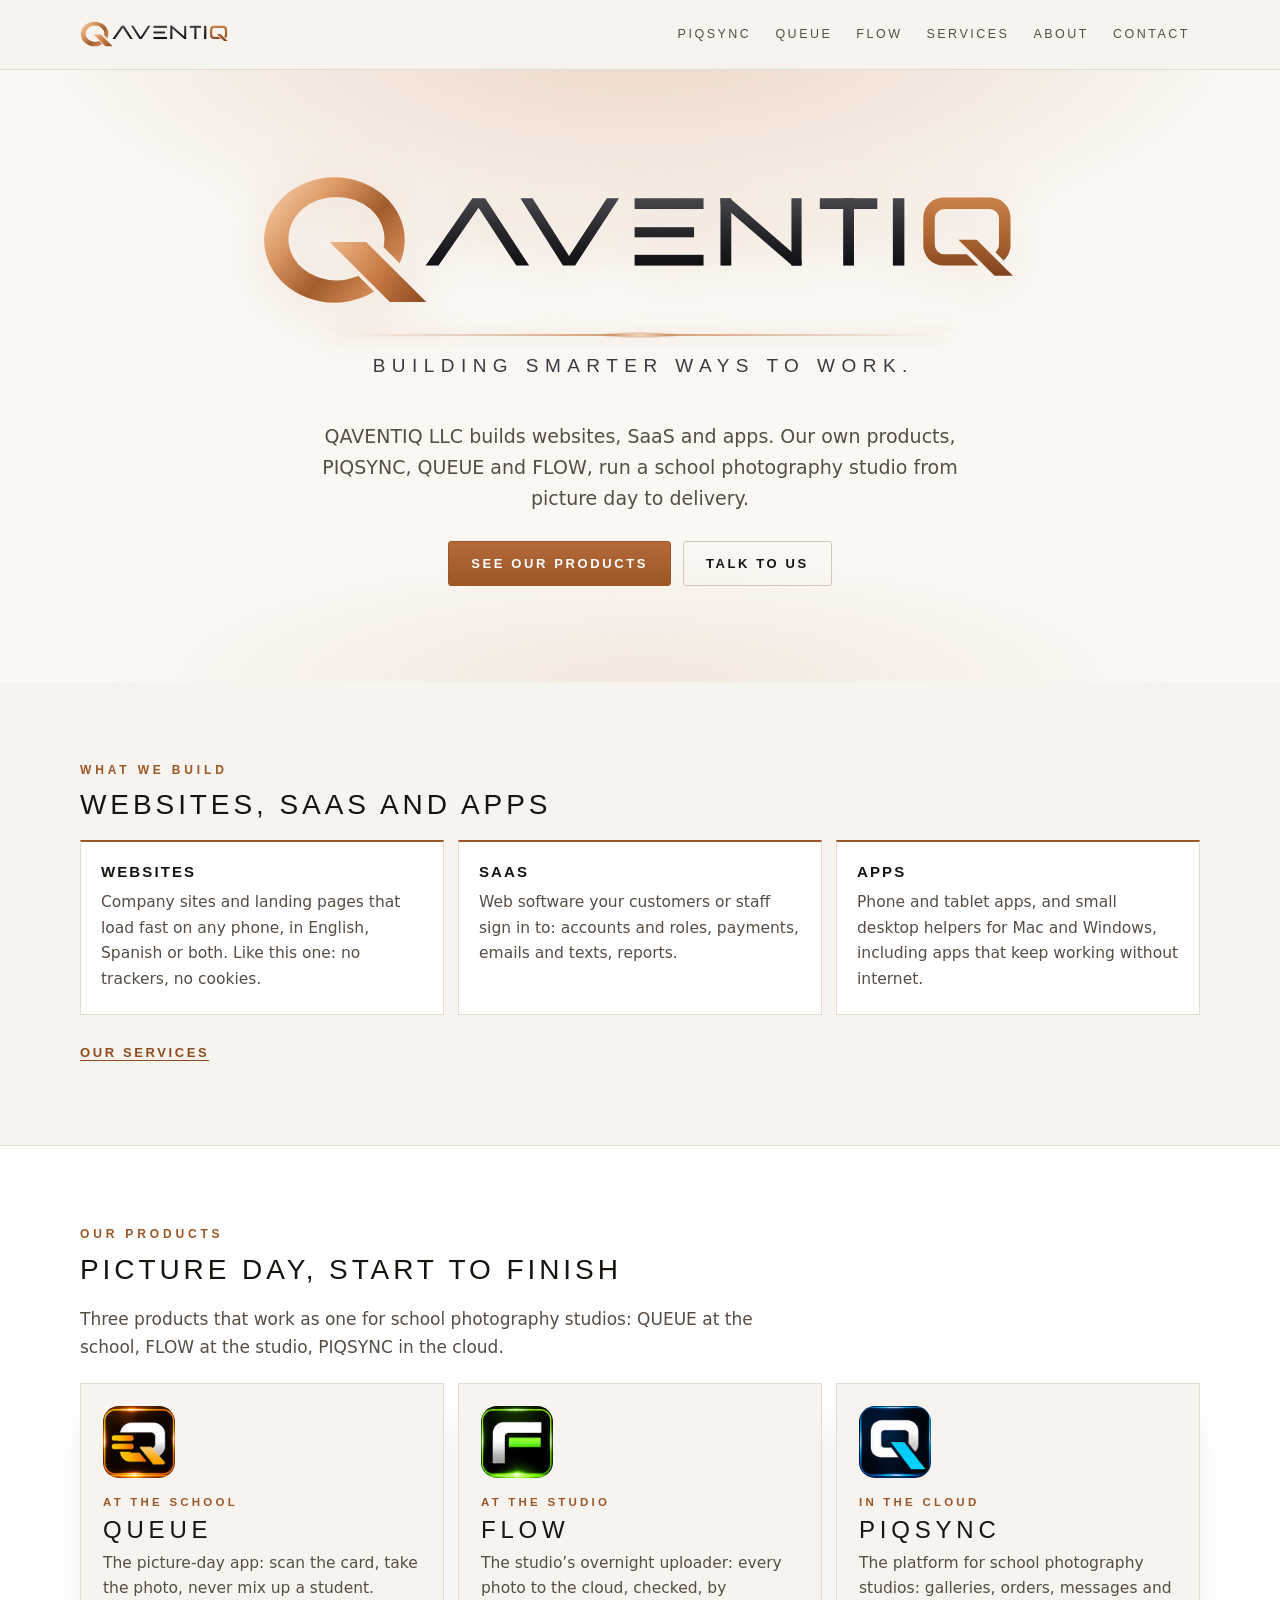
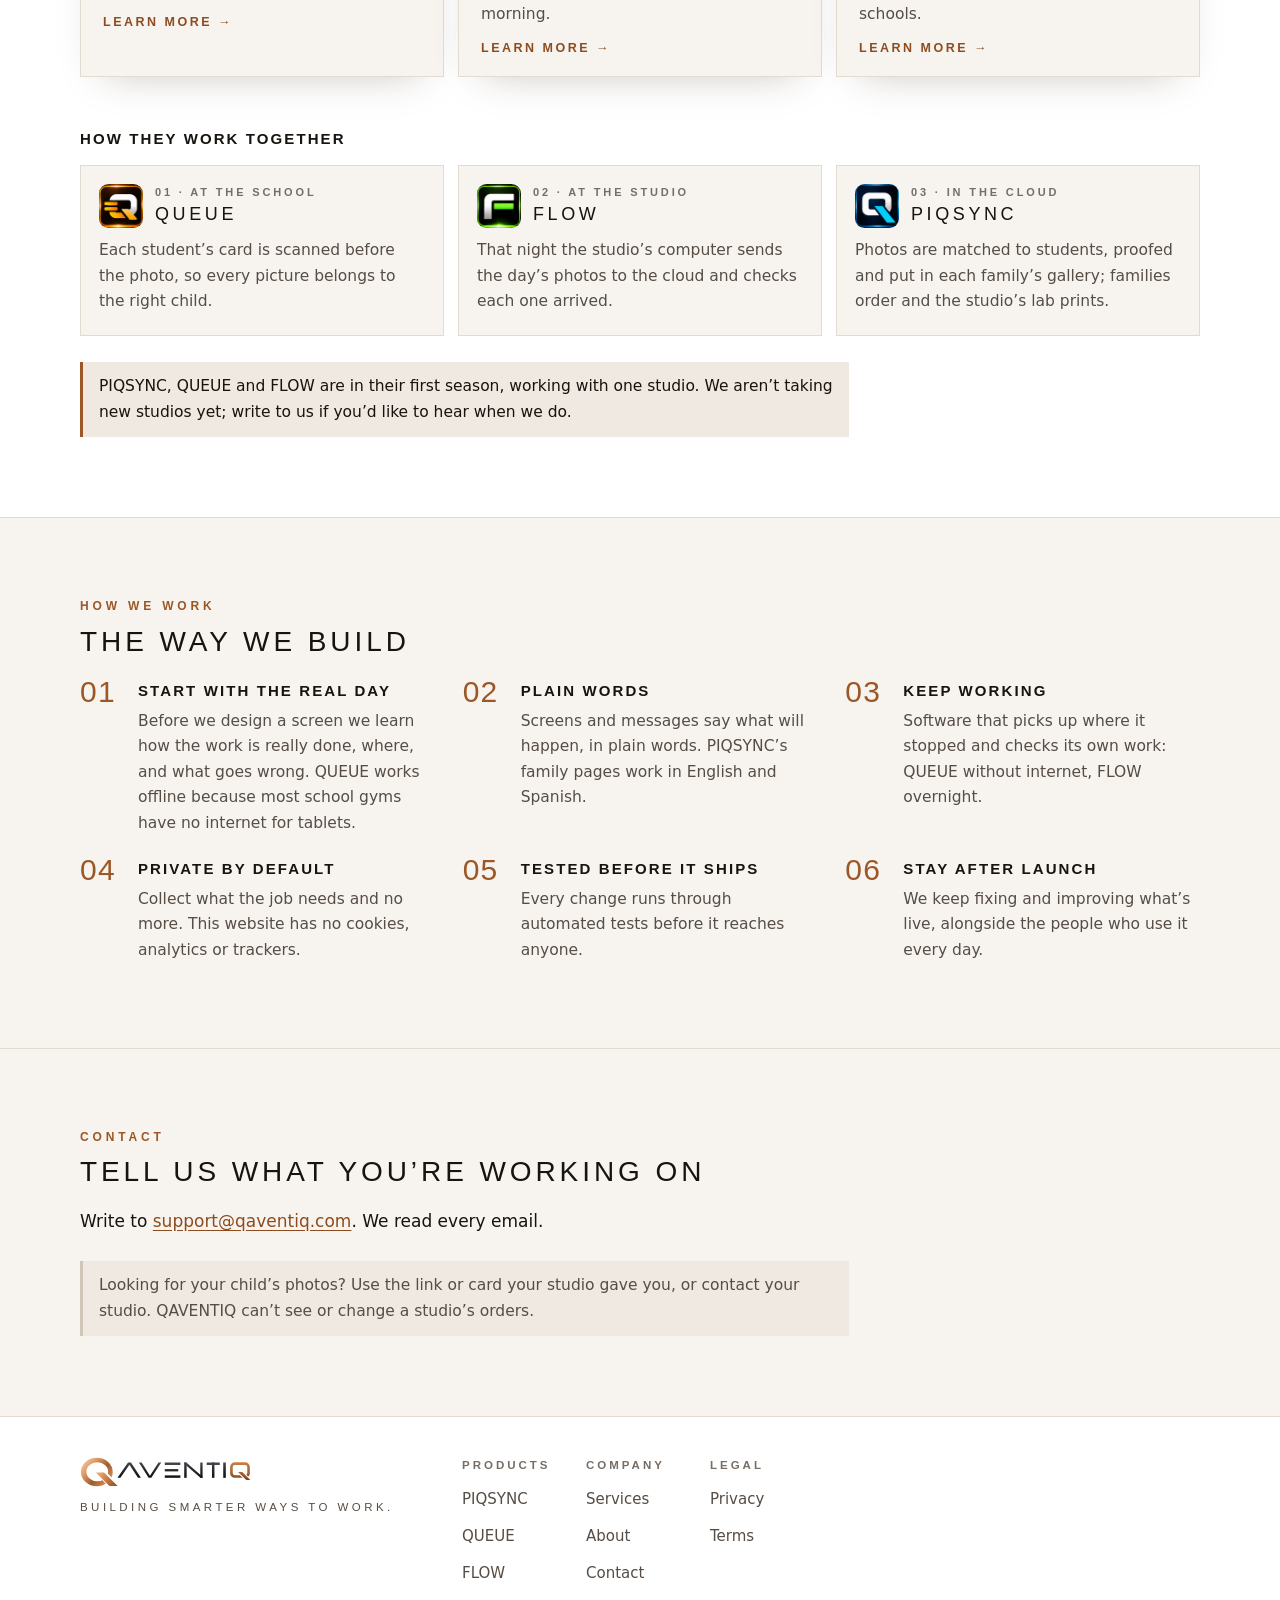
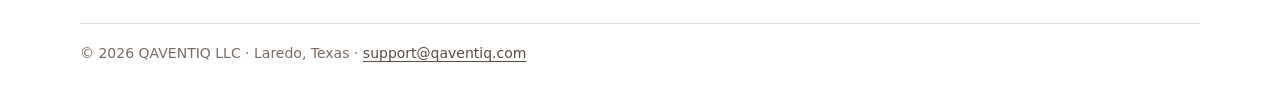
<file: docs/index.html>
<!doctype html>
<html lang="en">
<head>
<meta charset="utf-8">
<meta name="viewport" content="width=device-width, initial-scale=1">
<meta http-equiv="Content-Security-Policy" content="default-src 'none'; style-src 'self'; img-src 'self'; base-uri 'none'; form-action 'none'">
<title>QAVENTIQ · Building smarter ways to work.</title>
<meta name="description" content="QAVENTIQ builds websites, SaaS and apps, and makes PIQSYNC, QUEUE and FLOW for school photography studios.">
<meta name="theme-color" content="#0A0908" media="(prefers-color-scheme: dark)">
<meta name="theme-color" content="#F7F4F0" media="(prefers-color-scheme: light)">
<meta property="og:type" content="website">
<meta property="og:site_name" content="QAVENTIQ">
<meta property="og:title" content="QAVENTIQ · Building smarter ways to work.">
<meta property="og:description" content="QAVENTIQ builds websites, SaaS and apps, and makes PIQSYNC, QUEUE and FLOW for school photography studios.">
<meta property="og:image" content="https://qaventiq.com/assets/qaventiq-share.jpg">
<meta name="twitter:card" content="summary_large_image">
<link rel="icon" href="assets/qaventiq-mark.svg" type="image/svg+xml">
<link rel="icon" href="assets/qaventiq-icon-32.png" sizes="32x32" type="image/png">
<link rel="apple-touch-icon" href="assets/qaventiq-icon-180.png">
<link rel="stylesheet" href="site.css">
</head>
<body class="is-home">
<a class="skip" href="#main">Skip to content</a>
<header class="top"><div class="wrap top-in"><a class="brand" href="index.html" aria-label="QAVENTIQ home"><picture class="brand-logo"><source srcset="assets/qaventiq-lockup-light.svg" media="(prefers-color-scheme: light)"><img src="assets/qaventiq-lockup-dark.svg" alt="QAVENTIQ" width="168" height="29"></picture></a>
<nav class="topnav" aria-label="Main"><a href="piqsync.html">PIQSYNC</a><a href="queue.html">QUEUE</a><a href="flow.html">FLOW</a><a href="services.html">Services</a><a href="about.html">About</a><a href="contact.html">Contact</a></nav></div></header>
<section class="hero"><div class="wrap hero-in">
<h1 class="hero-logo"><picture class="hero-lockup"><source srcset="assets/qaventiq-lockup-light.svg" media="(prefers-color-scheme: light)"><img src="assets/qaventiq-lockup-dark.svg" alt="QAVENTIQ" width="1124" height="196"></picture></h1>
<div class="beam" aria-hidden="true"></div>
<p class="tagline">Building smarter ways to work.</p>
<p class="hero-lead">QAVENTIQ LLC builds websites, SaaS and apps. Our own products, PIQSYNC, QUEUE and FLOW, run a school photography studio from picture day to delivery.</p>
<p class="actions"><a class="btn" href="#products">See our products</a><a class="btn btn--ghost" href="contact.html">Talk to us</a></p>
</div></section>
<main id="main">
<section class="band"><div class="wrap"><p class="eyebrow">What we build</p><h2>Websites, SaaS and apps</h2>
<div class="grid grid--3"><div class="card"><h3>Websites</h3><p>Company sites and landing pages that load fast on any phone, in English, Spanish or both. Like this one: no trackers, no cookies.</p></div><div class="card"><h3>SaaS</h3><p>Web software your customers or staff sign in to: accounts and roles, payments, emails and texts, reports.</p></div><div class="card"><h3>Apps</h3><p>Phone and tablet apps, and small desktop helpers for Mac and Windows, including apps that keep working without internet.</p></div></div>
<p class="more"><a href="services.html">Our services</a></p></div></section>
<section class="band band--alt" id="products"><div class="wrap"><p class="eyebrow">Our products</p><h2>Picture day, start to finish</h2>
<p class="intro">Three products that work as one for school photography studios: QUEUE at the school, FLOW at the studio, PIQSYNC in the cloud.</p>
<div class="grid grid--3"><a class="prod" href="queue.html"><img class="picon" src="assets/queue-icon.png" alt="QUEUE icon" width="72" height="72"><span class="prod-where">At the school</span><span class="prod-name">QUEUE</span><span class="prod-line">The picture-day app: scan the card, take the photo, never mix up a student.</span><span class="prod-go">Learn more</span></a><a class="prod" href="flow.html"><img class="picon" src="assets/flow-icon.png" alt="FLOW icon" width="72" height="72"><span class="prod-where">At the studio</span><span class="prod-name">FLOW</span><span class="prod-line">The studio’s overnight uploader: every photo to the cloud, checked, by morning.</span><span class="prod-go">Learn more</span></a><a class="prod" href="piqsync.html"><img class="picon" src="assets/piqsync-icon-tile.png" alt="PIQSYNC icon" width="72" height="72"><span class="prod-where">In the cloud</span><span class="prod-name">PIQSYNC</span><span class="prod-line">The platform for school photography studios: galleries, orders, messages and schools.</span><span class="prod-go">Learn more</span></a></div>
<h3 class="sub">How they work together</h3><ol class="chain"><li class="chain-step">
<div class="chain-head"><img class="picon" src="assets/queue-icon.png" alt="QUEUE icon" width="44" height="44"><div><span class="chain-n">01 · At the school</span><a href="queue.html">QUEUE</a></div></div>
<p>Each student’s card is scanned before the photo, so every picture belongs to the right child.</p></li><li class="chain-step">
<div class="chain-head"><img class="picon" src="assets/flow-icon.png" alt="FLOW icon" width="44" height="44"><div><span class="chain-n">02 · At the studio</span><a href="flow.html">FLOW</a></div></div>
<p>That night the studio’s computer sends the day’s photos to the cloud and checks each one arrived.</p></li><li class="chain-step">
<div class="chain-head"><img class="picon" src="assets/piqsync-icon-tile.png" alt="PIQSYNC icon" width="44" height="44"><div><span class="chain-n">03 · In the cloud</span><a href="piqsync.html">PIQSYNC</a></div></div>
<p>Photos are matched to students, proofed and put in each family’s gallery; families order and the studio’s lab prints.</p></li></ol>
<p class="note">PIQSYNC, QUEUE and FLOW are in their first season, working with one studio. We aren’t taking new studios yet; write to us if you’d like to hear when we do.</p></div></section>
<section class="band"><div class="wrap"><p class="eyebrow">How we work</p><h2>The way we build</h2>
<ol class="steps"><li><h3>Start with the real day</h3><p>Before we design a screen we learn how the work is really done, where, and what goes wrong. QUEUE works offline because most school gyms have no internet for tablets.</p></li><li><h3>Plain words</h3><p>Screens and messages say what will happen, in plain words. PIQSYNC’s family pages work in English and Spanish.</p></li><li><h3>Keep working</h3><p>Software that picks up where it stopped and checks its own work: QUEUE without internet, FLOW overnight.</p></li><li><h3>Private by default</h3><p>Collect what the job needs and no more. This website has no cookies, analytics or trackers.</p></li><li><h3>Tested before it ships</h3><p>Every change runs through automated tests before it reaches anyone.</p></li><li><h3>Stay after launch</h3><p>We keep fixing and improving what’s live, alongside the people who use it every day.</p></li></ol></div></section>
<section class="band band--cta"><div class="wrap"><p class="eyebrow">Contact</p><h2>Tell us what you’re working on</h2>
<p>Write to <a class="mail" href="mailto:support@qaventiq.com">support@qaventiq.com</a>. We read every email.</p><p class="note note--quiet">Looking for your child’s photos? Use the link or card your studio gave you, or contact your studio. QAVENTIQ can’t see or change a studio’s orders.</p></div></section>
</main>
<footer class="foot"><div class="wrap">
<div class="foot-brand"><picture class="foot-logo"><source srcset="assets/qaventiq-lockup-light.svg" media="(prefers-color-scheme: light)"><img src="assets/qaventiq-lockup-dark.svg" alt="QAVENTIQ" width="196" height="34"></picture><p class="tag">Building smarter ways to work.</p></div>
<nav class="foot-cols" aria-label="Footer">
<div><h2>Products</h2><a href="piqsync.html">PIQSYNC</a><a href="queue.html">QUEUE</a><a href="flow.html">FLOW</a></div>
<div><h2>Company</h2><a href="services.html">Services</a><a href="about.html">About</a><a href="contact.html">Contact</a></div>
<div><h2>Legal</h2><a href="privacy.html">Privacy</a><a href="terms.html">Terms</a></div>
</nav>
<p class="legal">© 2026 QAVENTIQ LLC · Laredo, Texas · <a class="mail" href="mailto:support@qaventiq.com">support@qaventiq.com</a></p>
</div></footer>
</body>
</html>
</file>
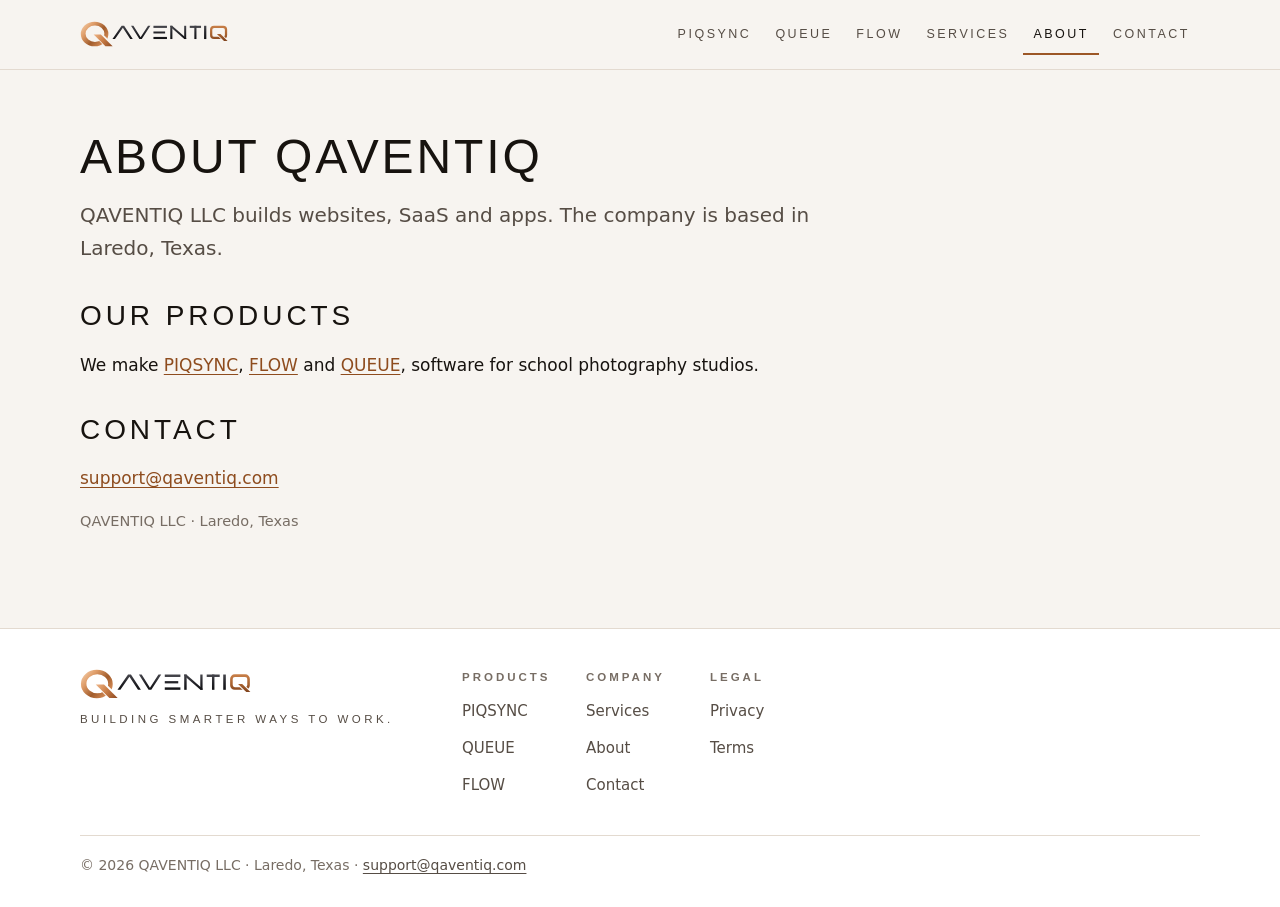
<file: docs/about.html>
<!doctype html>
<html lang="en">
<head>
<meta charset="utf-8">
<meta name="viewport" content="width=device-width, initial-scale=1">
<meta http-equiv="Content-Security-Policy" content="default-src 'none'; style-src 'self'; img-src 'self'; base-uri 'none'; form-action 'none'">
<title>About · QAVENTIQ</title>
<meta name="description" content="QAVENTIQ LLC builds websites, SaaS and apps, and makes PIQSYNC, FLOW and QUEUE.">
<meta name="theme-color" content="#0A0908" media="(prefers-color-scheme: dark)">
<meta name="theme-color" content="#F7F4F0" media="(prefers-color-scheme: light)">
<meta property="og:type" content="website">
<meta property="og:site_name" content="QAVENTIQ">
<meta property="og:title" content="About · QAVENTIQ">
<meta property="og:description" content="QAVENTIQ LLC builds websites, SaaS and apps, and makes PIQSYNC, FLOW and QUEUE.">
<meta property="og:image" content="https://qaventiq.com/assets/qaventiq-share.jpg">
<meta name="twitter:card" content="summary_large_image">
<link rel="icon" href="assets/qaventiq-mark.svg" type="image/svg+xml">
<link rel="icon" href="assets/qaventiq-icon-32.png" sizes="32x32" type="image/png">
<link rel="apple-touch-icon" href="assets/qaventiq-icon-180.png">
<link rel="stylesheet" href="site.css">
</head>
<body>
<a class="skip" href="#main">Skip to content</a>
<header class="top"><div class="wrap top-in"><a class="brand" href="index.html" aria-label="QAVENTIQ home"><picture class="brand-logo"><source srcset="assets/qaventiq-lockup-light.svg" media="(prefers-color-scheme: light)"><img src="assets/qaventiq-lockup-dark.svg" alt="QAVENTIQ" width="168" height="29"></picture></a>
<nav class="topnav" aria-label="Main"><a href="piqsync.html">PIQSYNC</a><a href="queue.html">QUEUE</a><a href="flow.html">FLOW</a><a href="services.html">Services</a><a href="about.html" aria-current="page">About</a><a href="contact.html">Contact</a></nav></div></header>
<main id="main" class="doc-main"><div class="wrap narrow">
<h1>About QAVENTIQ</h1>
<p class="lead">QAVENTIQ LLC builds websites, SaaS and apps. The company is based in Laredo, Texas.</p>
<h2>Our products</h2>
<p>We make <a href="piqsync.html">PIQSYNC</a>, <a href="flow.html">FLOW</a> and <a href="queue.html">QUEUE</a>, software for school photography studios.</p>
<h2>Contact</h2>
<p><a class="mail" href="mailto:support@qaventiq.com">support@qaventiq.com</a></p>
<p class="meta">QAVENTIQ LLC · Laredo, Texas</p>
</div></main>
<footer class="foot"><div class="wrap">
<div class="foot-brand"><picture class="foot-logo"><source srcset="assets/qaventiq-lockup-light.svg" media="(prefers-color-scheme: light)"><img src="assets/qaventiq-lockup-dark.svg" alt="QAVENTIQ" width="196" height="34"></picture><p class="tag">Building smarter ways to work.</p></div>
<nav class="foot-cols" aria-label="Footer">
<div><h2>Products</h2><a href="piqsync.html">PIQSYNC</a><a href="queue.html">QUEUE</a><a href="flow.html">FLOW</a></div>
<div><h2>Company</h2><a href="services.html">Services</a><a href="about.html">About</a><a href="contact.html">Contact</a></div>
<div><h2>Legal</h2><a href="privacy.html">Privacy</a><a href="terms.html">Terms</a></div>
</nav>
<p class="legal">© 2026 QAVENTIQ LLC · Laredo, Texas · <a class="mail" href="mailto:support@qaventiq.com">support@qaventiq.com</a></p>
</div></footer>
</body>
</html>
</file>
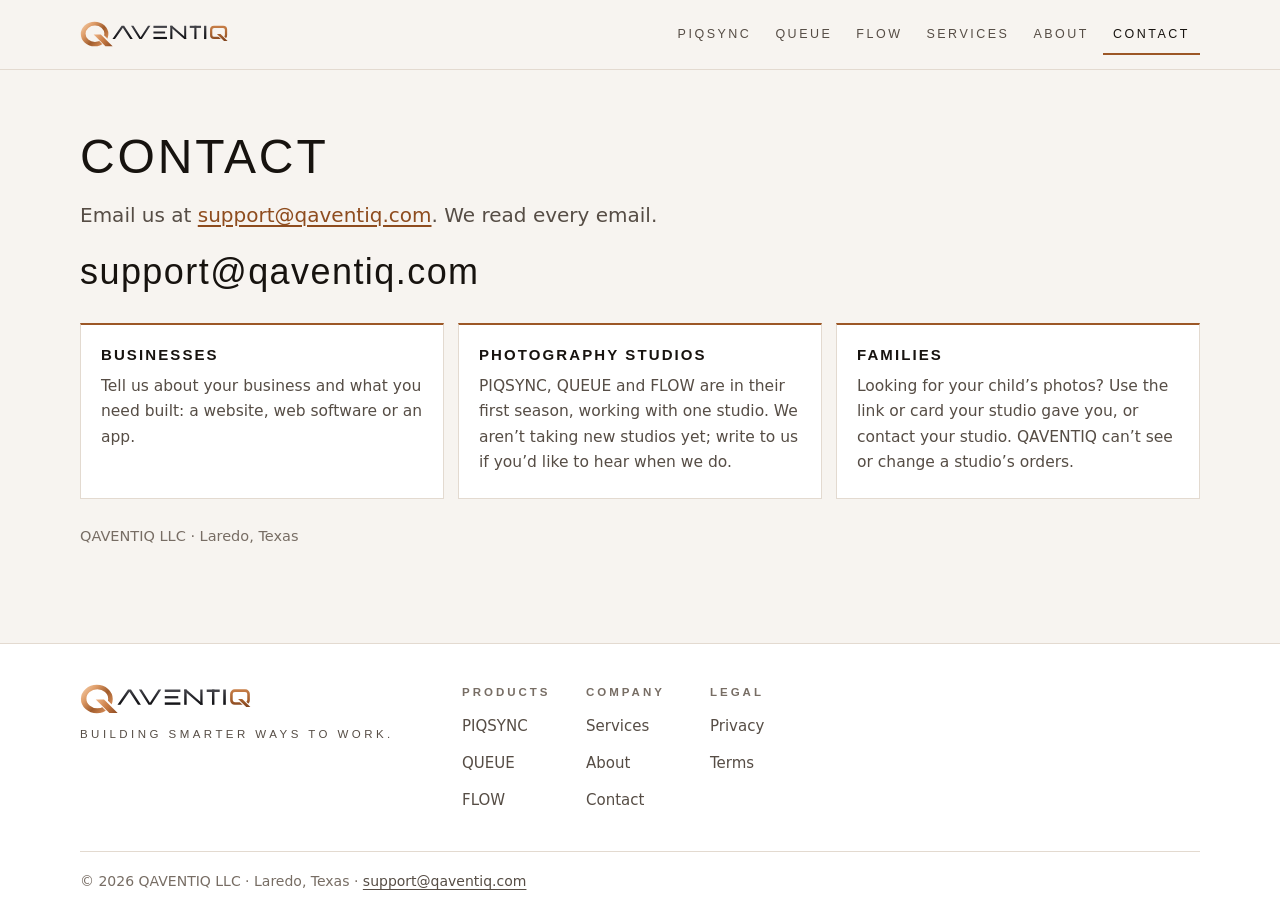
<file: docs/contact.html>
<!doctype html>
<html lang="en">
<head>
<meta charset="utf-8">
<meta name="viewport" content="width=device-width, initial-scale=1">
<meta http-equiv="Content-Security-Policy" content="default-src 'none'; style-src 'self'; img-src 'self'; base-uri 'none'; form-action 'none'">
<title>Contact · QAVENTIQ</title>
<meta name="description" content="Write to QAVENTIQ LLC at support@qaventiq.com.">
<meta name="theme-color" content="#0A0908" media="(prefers-color-scheme: dark)">
<meta name="theme-color" content="#F7F4F0" media="(prefers-color-scheme: light)">
<meta property="og:type" content="website">
<meta property="og:site_name" content="QAVENTIQ">
<meta property="og:title" content="Contact · QAVENTIQ">
<meta property="og:description" content="Write to QAVENTIQ LLC at support@qaventiq.com.">
<meta property="og:image" content="https://qaventiq.com/assets/qaventiq-share.jpg">
<meta name="twitter:card" content="summary_large_image">
<link rel="icon" href="assets/qaventiq-mark.svg" type="image/svg+xml">
<link rel="icon" href="assets/qaventiq-icon-32.png" sizes="32x32" type="image/png">
<link rel="apple-touch-icon" href="assets/qaventiq-icon-180.png">
<link rel="stylesheet" href="site.css">
</head>
<body>
<a class="skip" href="#main">Skip to content</a>
<header class="top"><div class="wrap top-in"><a class="brand" href="index.html" aria-label="QAVENTIQ home"><picture class="brand-logo"><source srcset="assets/qaventiq-lockup-light.svg" media="(prefers-color-scheme: light)"><img src="assets/qaventiq-lockup-dark.svg" alt="QAVENTIQ" width="168" height="29"></picture></a>
<nav class="topnav" aria-label="Main"><a href="piqsync.html">PIQSYNC</a><a href="queue.html">QUEUE</a><a href="flow.html">FLOW</a><a href="services.html">Services</a><a href="about.html">About</a><a href="contact.html" aria-current="page">Contact</a></nav></div></header>
<main id="main" class="doc-main"><div class="wrap narrow">
<h1>Contact</h1>
<p class="lead">Email us at <a class="mail" href="mailto:support@qaventiq.com">support@qaventiq.com</a>. We read every email.</p>
<p class="mail-big">support@qaventiq.com</p>
<div class="grid grid--3 contact-grid">
<div class="card"><h2>Businesses</h2><p>Tell us about your business and what you need built: a website, web software or an app.</p></div>
<div class="card"><h2>Photography studios</h2><p>PIQSYNC, QUEUE and FLOW are in their first season, working with one studio. We aren’t taking new studios yet; write to us if you’d like to hear when we do.</p></div>
<div class="card"><h2>Families</h2><p>Looking for your child’s photos? Use the link or card your studio gave you, or contact your studio. QAVENTIQ can’t see or change a studio’s orders.</p></div>
</div>
<p class="meta">QAVENTIQ LLC · Laredo, Texas</p>
</div></main>
<footer class="foot"><div class="wrap">
<div class="foot-brand"><picture class="foot-logo"><source srcset="assets/qaventiq-lockup-light.svg" media="(prefers-color-scheme: light)"><img src="assets/qaventiq-lockup-dark.svg" alt="QAVENTIQ" width="196" height="34"></picture><p class="tag">Building smarter ways to work.</p></div>
<nav class="foot-cols" aria-label="Footer">
<div><h2>Products</h2><a href="piqsync.html">PIQSYNC</a><a href="queue.html">QUEUE</a><a href="flow.html">FLOW</a></div>
<div><h2>Company</h2><a href="services.html">Services</a><a href="about.html">About</a><a href="contact.html">Contact</a></div>
<div><h2>Legal</h2><a href="privacy.html">Privacy</a><a href="terms.html">Terms</a></div>
</nav>
<p class="legal">© 2026 QAVENTIQ LLC · Laredo, Texas · <a class="mail" href="mailto:support@qaventiq.com">support@qaventiq.com</a></p>
</div></footer>
</body>
</html>
</file>
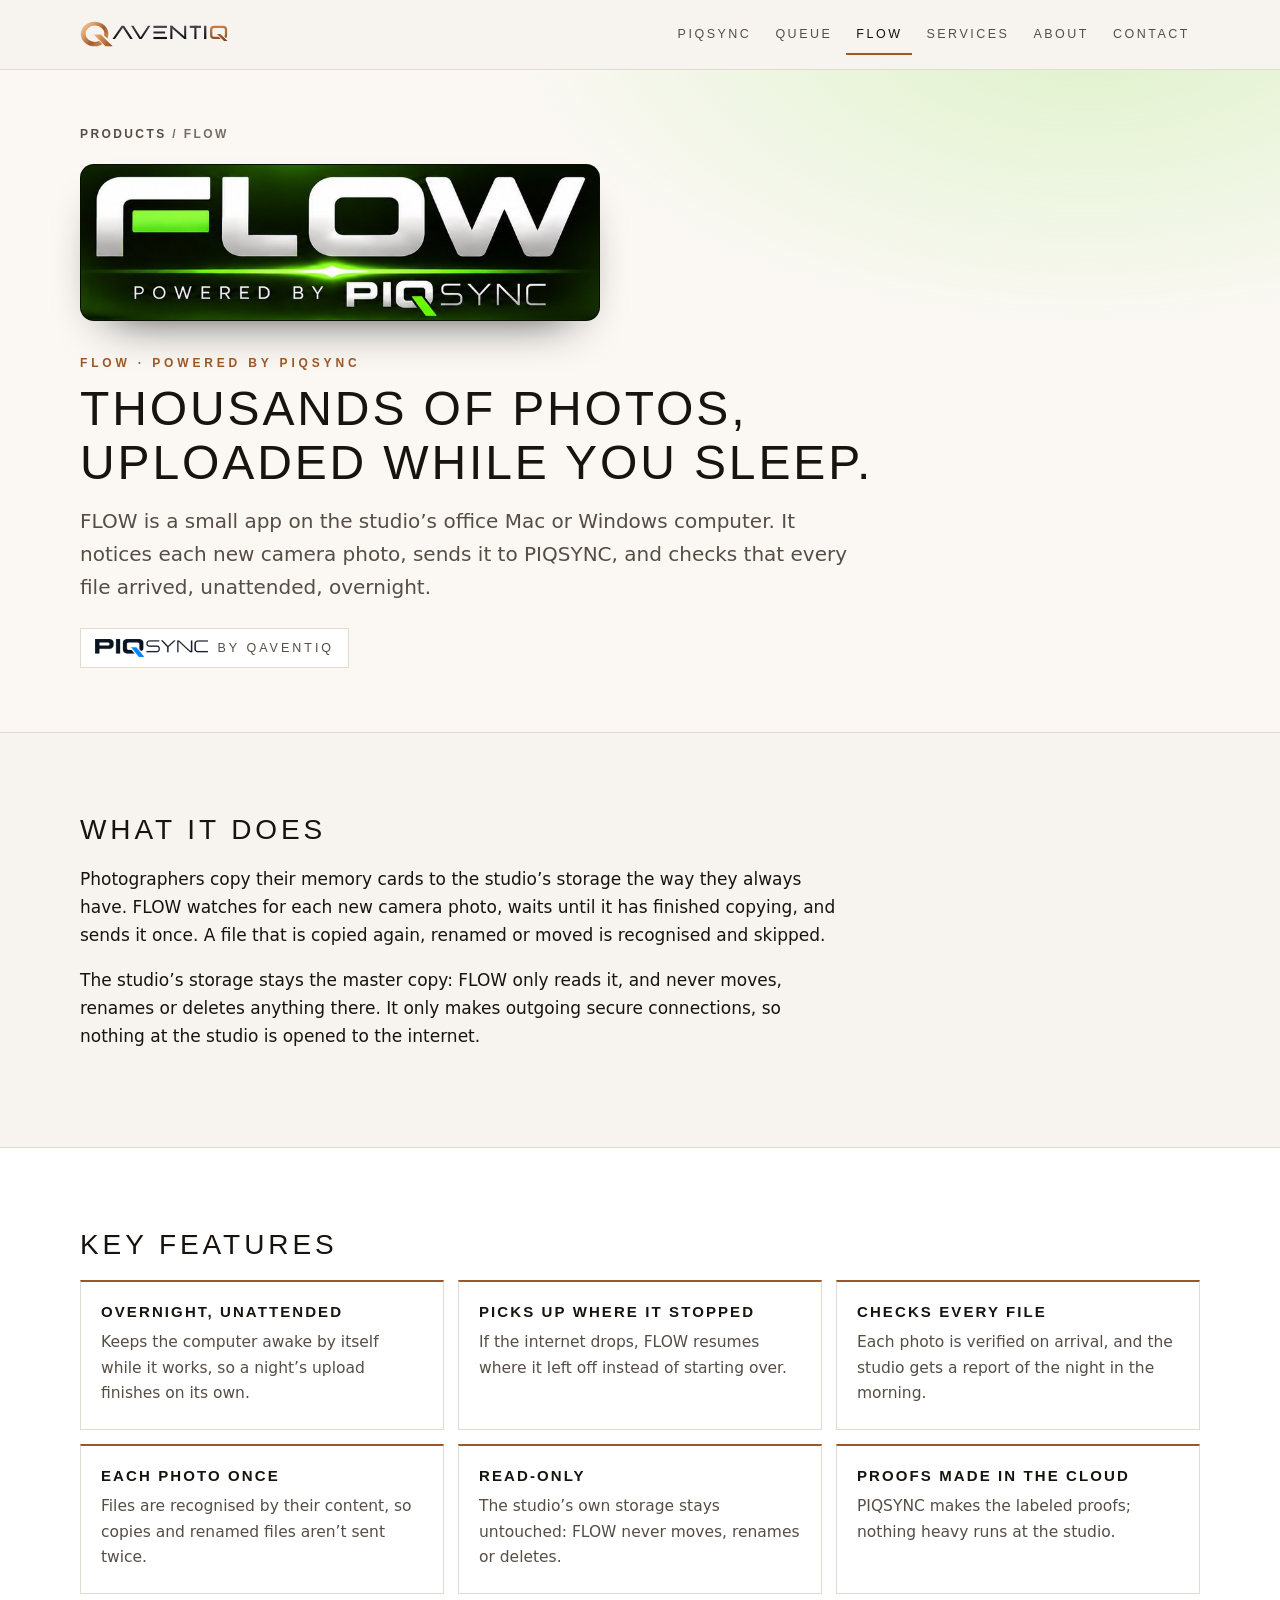
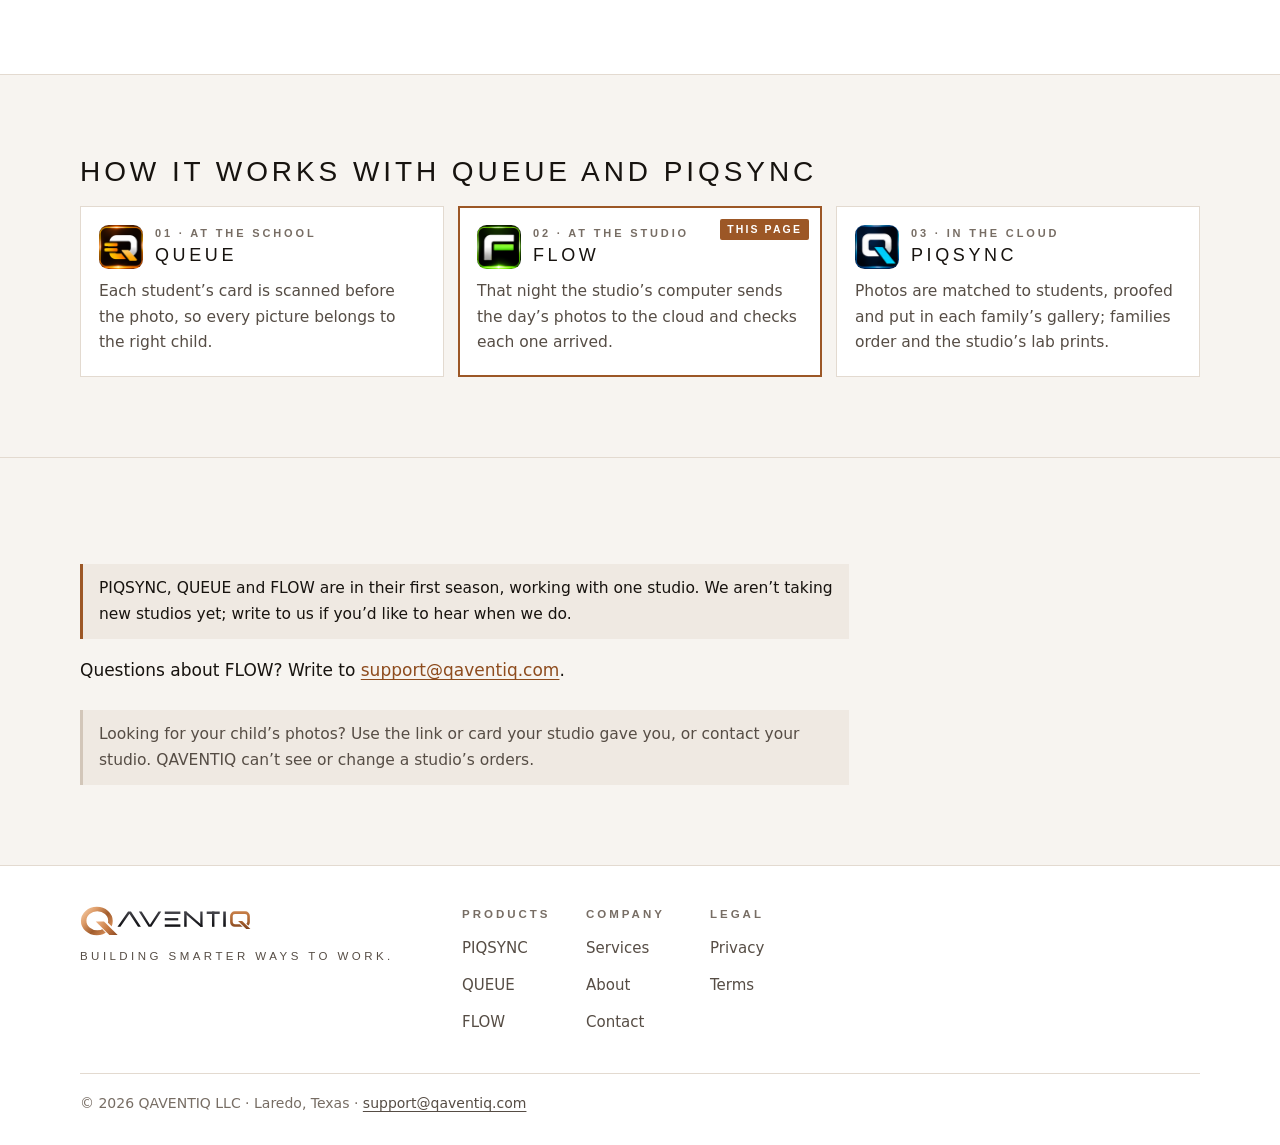
<file: docs/flow.html>
<!doctype html>
<html lang="en">
<head>
<meta charset="utf-8">
<meta name="viewport" content="width=device-width, initial-scale=1">
<meta http-equiv="Content-Security-Policy" content="default-src 'none'; style-src 'self'; img-src 'self'; base-uri 'none'; form-action 'none'">
<title>FLOW · QAVENTIQ</title>
<meta name="description" content="FLOW is a small app on the studio’s office Mac or Windows computer. It notices each new camera photo, sends it to PIQSYNC, and checks that every file arrived, unattended, overnight.">
<meta name="theme-color" content="#0A0908" media="(prefers-color-scheme: dark)">
<meta name="theme-color" content="#F7F4F0" media="(prefers-color-scheme: light)">
<meta property="og:type" content="website">
<meta property="og:site_name" content="QAVENTIQ">
<meta property="og:title" content="FLOW · QAVENTIQ">
<meta property="og:description" content="FLOW is a small app on the studio’s office Mac or Windows computer. It notices each new camera photo, sends it to PIQSYNC, and checks that every file arrived, unattended, overnight.">
<meta property="og:image" content="https://qaventiq.com/assets/qaventiq-share.jpg">
<meta name="twitter:card" content="summary_large_image">
<link rel="icon" href="assets/qaventiq-mark.svg" type="image/svg+xml">
<link rel="icon" href="assets/qaventiq-icon-32.png" sizes="32x32" type="image/png">
<link rel="apple-touch-icon" href="assets/qaventiq-icon-180.png">
<link rel="stylesheet" href="site.css">
</head>
<body class="is-product is-flow">
<a class="skip" href="#main">Skip to content</a>
<header class="top"><div class="wrap top-in"><a class="brand" href="index.html" aria-label="QAVENTIQ home"><picture class="brand-logo"><source srcset="assets/qaventiq-lockup-light.svg" media="(prefers-color-scheme: light)"><img src="assets/qaventiq-lockup-dark.svg" alt="QAVENTIQ" width="168" height="29"></picture></a>
<nav class="topnav" aria-label="Main"><a href="piqsync.html">PIQSYNC</a><a href="queue.html">QUEUE</a><a href="flow.html" aria-current="page">FLOW</a><a href="services.html">Services</a><a href="about.html">About</a><a href="contact.html">Contact</a></nav></div></header>
<section class="phero"><div class="wrap phero-in">
<p class="crumb"><a href="index.html#products">Products</a> <span aria-hidden="true">/</span> FLOW</p>
<div class="plate plate--flow"><img src="assets/flow-lockup.jpg" alt="FLOW, powered by PIQSYNC" width="800" height="239"></div>
<p class="eyebrow">FLOW · powered by PIQSYNC</p>
<h1>Thousands of photos, uploaded while you sleep.</h1>
<p class="lead">FLOW is a small app on the studio’s office Mac or Windows computer. It notices each new camera photo, sends it to PIQSYNC, and checks that every file arrived, unattended, overnight.</p>
<span class="piqby"><picture><source srcset="assets/piqsync-logo-on-light.png" media="(prefers-color-scheme: light)"><img src="assets/piqsync-logo-on-dark.png" alt="PIQSYNC" width="175" height="28"></picture><span>by QAVENTIQ</span></span>
</div></section>
<main id="main">
<section class="band"><div class="wrap narrow"><h2>What it does</h2><p>Photographers copy their memory cards to the studio’s storage the way they always have. FLOW watches for each new camera photo, waits until it has finished copying, and sends it once. A file that is copied again, renamed or moved is recognised and skipped.</p><p>The studio’s storage stays the master copy: FLOW only reads it, and never moves, renames or deletes anything there. It only makes outgoing secure connections, so nothing at the studio is opened to the internet.</p></div></section>
<section class="band band--alt"><div class="wrap"><h2>Key features</h2>
<div class="grid grid--3"><div class="card"><h3>Overnight, unattended</h3><p>Keeps the computer awake by itself while it works, so a night’s upload finishes on its own.</p></div><div class="card"><h3>Picks up where it stopped</h3><p>If the internet drops, FLOW resumes where it left off instead of starting over.</p></div><div class="card"><h3>Checks every file</h3><p>Each photo is verified on arrival, and the studio gets a report of the night in the morning.</p></div><div class="card"><h3>Each photo once</h3><p>Files are recognised by their content, so copies and renamed files aren’t sent twice.</p></div><div class="card"><h3>Read-only</h3><p>The studio’s own storage stays untouched: FLOW never moves, renames or deletes.</p></div><div class="card"><h3>Proofs made in the cloud</h3><p>PIQSYNC makes the labeled proofs; nothing heavy runs at the studio.</p></div></div></div></section>
<section class="band"><div class="wrap"><h2>How it works with QUEUE and PIQSYNC</h2><ol class="chain"><li class="chain-step">
<div class="chain-head"><img class="picon" src="assets/queue-icon.png" alt="QUEUE icon" width="44" height="44"><div><span class="chain-n">01 · At the school</span><a href="queue.html">QUEUE</a></div></div>
<p>Each student’s card is scanned before the photo, so every picture belongs to the right child.</p></li><li class="chain-step is-here" aria-current="step">
<div class="chain-head"><img class="picon" src="assets/flow-icon.png" alt="FLOW icon" width="44" height="44"><div><span class="chain-n">02 · At the studio</span><a href="flow.html">FLOW</a></div></div>
<p>That night the studio’s computer sends the day’s photos to the cloud and checks each one arrived.</p><span class="chain-tag">This page</span></li><li class="chain-step">
<div class="chain-head"><img class="picon" src="assets/piqsync-icon-tile.png" alt="PIQSYNC icon" width="44" height="44"><div><span class="chain-n">03 · In the cloud</span><a href="piqsync.html">PIQSYNC</a></div></div>
<p>Photos are matched to students, proofed and put in each family’s gallery; families order and the studio’s lab prints.</p></li></ol></div></section>
<section class="band band--cta"><div class="wrap narrow"><p class="note">PIQSYNC, QUEUE and FLOW are in their first season, working with one studio. We aren’t taking new studios yet; write to us if you’d like to hear when we do.</p><p>Questions about FLOW? Write to <a class="mail" href="mailto:support@qaventiq.com">support@qaventiq.com</a>.</p><p class="note note--quiet">Looking for your child’s photos? Use the link or card your studio gave you, or contact your studio. QAVENTIQ can’t see or change a studio’s orders.</p></div></section>
</main>
<footer class="foot"><div class="wrap">
<div class="foot-brand"><picture class="foot-logo"><source srcset="assets/qaventiq-lockup-light.svg" media="(prefers-color-scheme: light)"><img src="assets/qaventiq-lockup-dark.svg" alt="QAVENTIQ" width="196" height="34"></picture><p class="tag">Building smarter ways to work.</p></div>
<nav class="foot-cols" aria-label="Footer">
<div><h2>Products</h2><a href="piqsync.html">PIQSYNC</a><a href="queue.html">QUEUE</a><a href="flow.html">FLOW</a></div>
<div><h2>Company</h2><a href="services.html">Services</a><a href="about.html">About</a><a href="contact.html">Contact</a></div>
<div><h2>Legal</h2><a href="privacy.html">Privacy</a><a href="terms.html">Terms</a></div>
</nav>
<p class="legal">© 2026 QAVENTIQ LLC · Laredo, Texas · <a class="mail" href="mailto:support@qaventiq.com">support@qaventiq.com</a></p>
</div></footer>
</body>
</html>
</file>
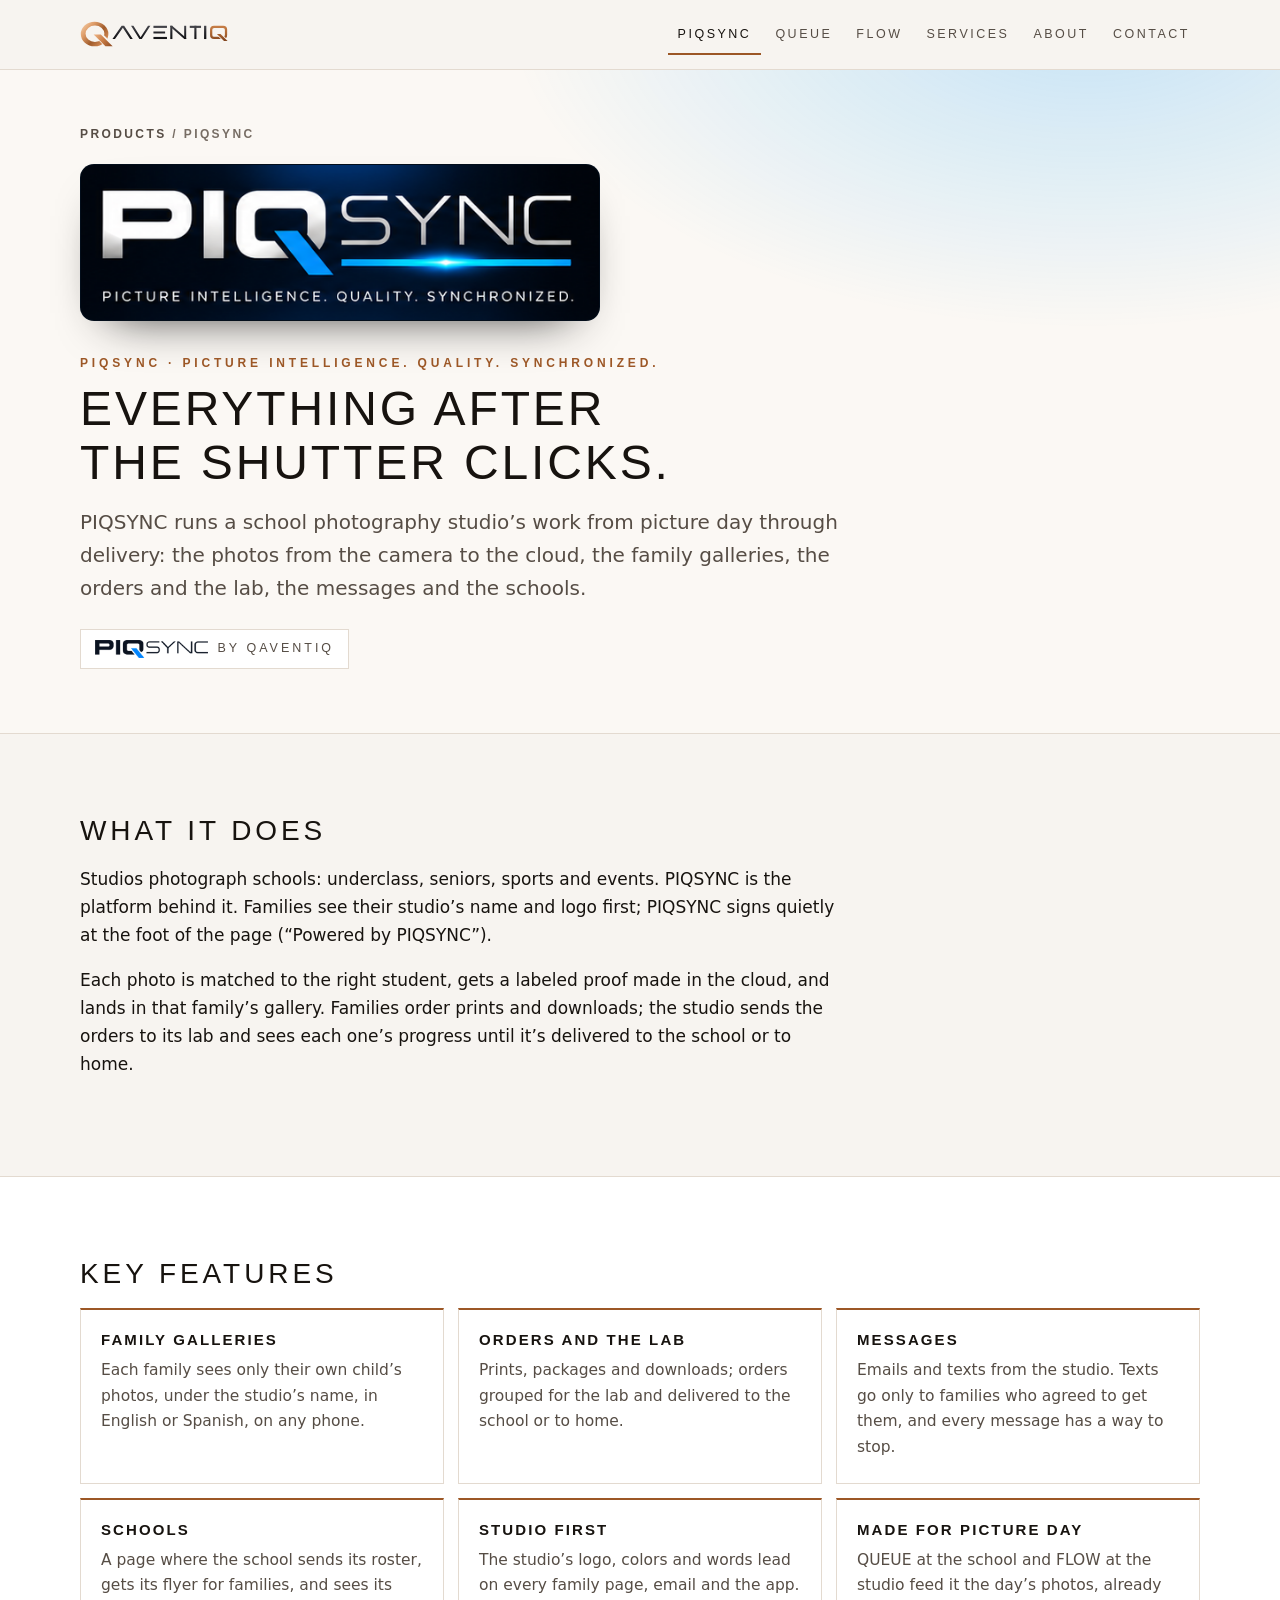
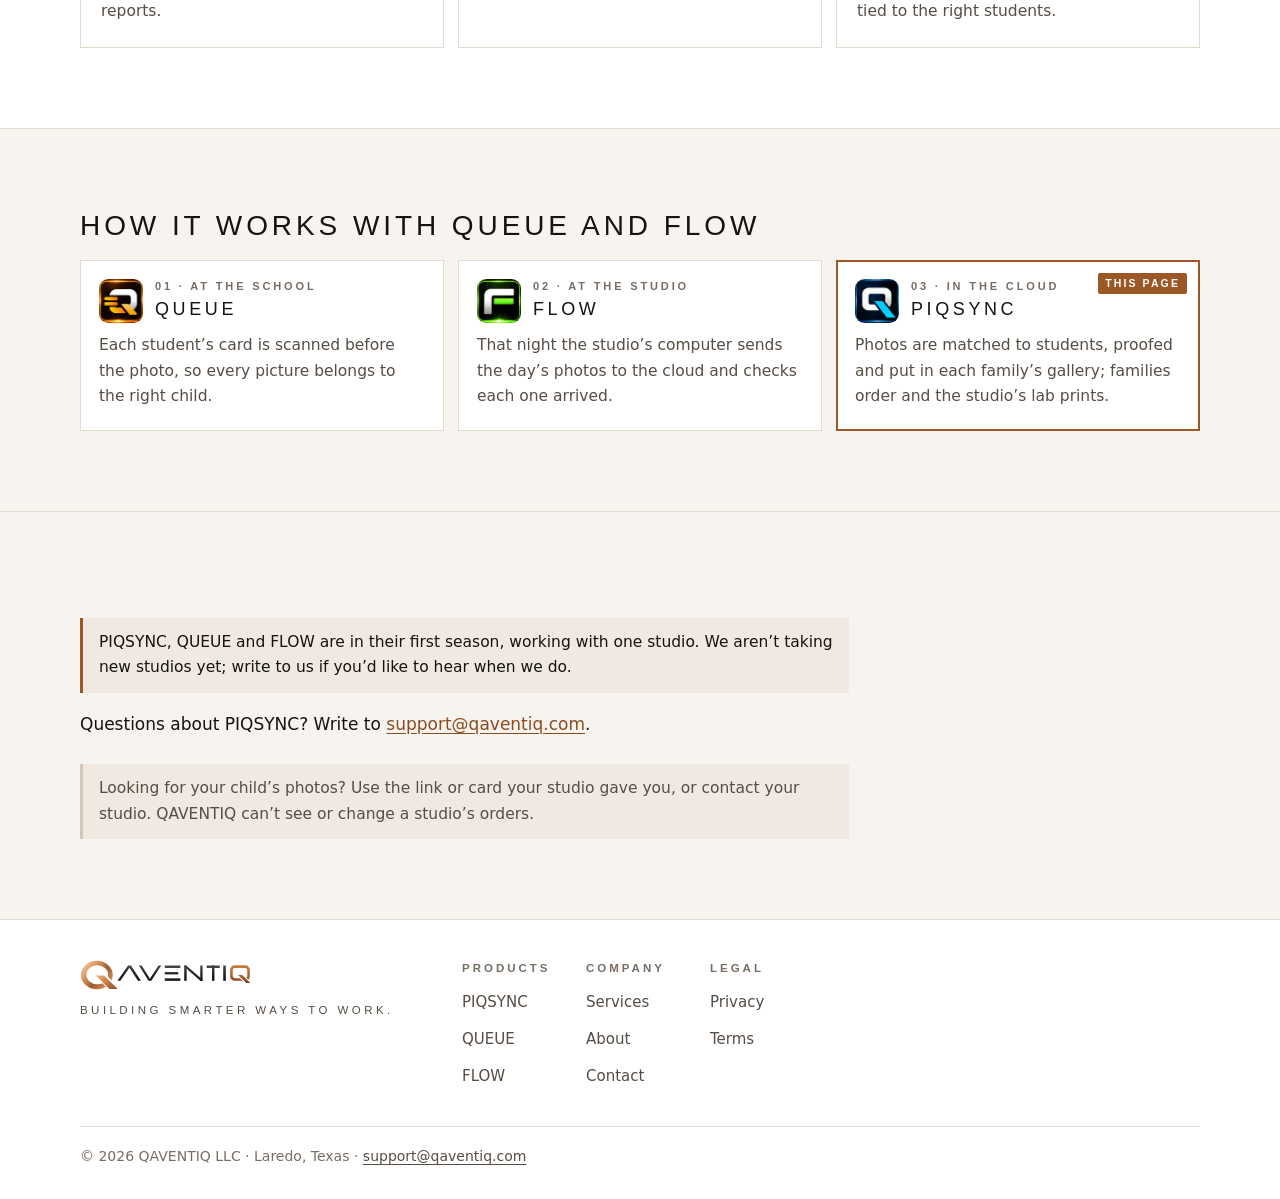
<file: docs/piqsync.html>
<!doctype html>
<html lang="en">
<head>
<meta charset="utf-8">
<meta name="viewport" content="width=device-width, initial-scale=1">
<meta http-equiv="Content-Security-Policy" content="default-src 'none'; style-src 'self'; img-src 'self'; base-uri 'none'; form-action 'none'">
<title>PIQSYNC · QAVENTIQ</title>
<meta name="description" content="PIQSYNC runs a school photography studio’s work from picture day through delivery: the photos from the camera to the cloud, the family galleries, the orders and the lab, the messages and the schools.">
<meta name="theme-color" content="#0A0908" media="(prefers-color-scheme: dark)">
<meta name="theme-color" content="#F7F4F0" media="(prefers-color-scheme: light)">
<meta property="og:type" content="website">
<meta property="og:site_name" content="QAVENTIQ">
<meta property="og:title" content="PIQSYNC · QAVENTIQ">
<meta property="og:description" content="PIQSYNC runs a school photography studio’s work from picture day through delivery: the photos from the camera to the cloud, the family galleries, the orders and the lab, the messages and the schools.">
<meta property="og:image" content="https://qaventiq.com/assets/qaventiq-share.jpg">
<meta name="twitter:card" content="summary_large_image">
<link rel="icon" href="assets/qaventiq-mark.svg" type="image/svg+xml">
<link rel="icon" href="assets/qaventiq-icon-32.png" sizes="32x32" type="image/png">
<link rel="apple-touch-icon" href="assets/qaventiq-icon-180.png">
<link rel="stylesheet" href="site.css">
</head>
<body class="is-product is-piqsync">
<a class="skip" href="#main">Skip to content</a>
<header class="top"><div class="wrap top-in"><a class="brand" href="index.html" aria-label="QAVENTIQ home"><picture class="brand-logo"><source srcset="assets/qaventiq-lockup-light.svg" media="(prefers-color-scheme: light)"><img src="assets/qaventiq-lockup-dark.svg" alt="QAVENTIQ" width="168" height="29"></picture></a>
<nav class="topnav" aria-label="Main"><a href="piqsync.html" aria-current="page">PIQSYNC</a><a href="queue.html">QUEUE</a><a href="flow.html">FLOW</a><a href="services.html">Services</a><a href="about.html">About</a><a href="contact.html">Contact</a></nav></div></header>
<section class="phero"><div class="wrap phero-in">
<p class="crumb"><a href="index.html#products">Products</a> <span aria-hidden="true">/</span> PIQSYNC</p>
<div class="plate plate--piqsync"><img src="assets/piqsync-lockup.png" alt="PIQSYNC, Picture Intelligence. Quality. Synchronized." width="585" height="175"></div>
<p class="eyebrow">PIQSYNC · Picture Intelligence. Quality. Synchronized.</p>
<h1>Everything after the shutter clicks.</h1>
<p class="lead">PIQSYNC runs a school photography studio’s work from picture day through delivery: the photos from the camera to the cloud, the family galleries, the orders and the lab, the messages and the schools.</p>
<span class="piqby"><picture><source srcset="assets/piqsync-logo-on-light.png" media="(prefers-color-scheme: light)"><img src="assets/piqsync-logo-on-dark.png" alt="PIQSYNC" width="175" height="28"></picture><span>by QAVENTIQ</span></span>
</div></section>
<main id="main">
<section class="band"><div class="wrap narrow"><h2>What it does</h2><p>Studios photograph schools: underclass, seniors, sports and events. PIQSYNC is the platform behind it. Families see their studio’s name and logo first; PIQSYNC signs quietly at the foot of the page (“Powered by PIQSYNC”).</p><p>Each photo is matched to the right student, gets a labeled proof made in the cloud, and lands in that family’s gallery. Families order prints and downloads; the studio sends the orders to its lab and sees each one’s progress until it’s delivered to the school or to home.</p></div></section>
<section class="band band--alt"><div class="wrap"><h2>Key features</h2>
<div class="grid grid--3"><div class="card"><h3>Family galleries</h3><p>Each family sees only their own child’s photos, under the studio’s name, in English or Spanish, on any phone.</p></div><div class="card"><h3>Orders and the lab</h3><p>Prints, packages and downloads; orders grouped for the lab and delivered to the school or to home.</p></div><div class="card"><h3>Messages</h3><p>Emails and texts from the studio. Texts go only to families who agreed to get them, and every message has a way to stop.</p></div><div class="card"><h3>Schools</h3><p>A page where the school sends its roster, gets its flyer for families, and sees its reports.</p></div><div class="card"><h3>Studio first</h3><p>The studio’s logo, colors and words lead on every family page, email and the app.</p></div><div class="card"><h3>Made for picture day</h3><p>QUEUE at the school and FLOW at the studio feed it the day’s photos, already tied to the right students.</p></div></div></div></section>
<section class="band"><div class="wrap"><h2>How it works with QUEUE and FLOW</h2><ol class="chain"><li class="chain-step">
<div class="chain-head"><img class="picon" src="assets/queue-icon.png" alt="QUEUE icon" width="44" height="44"><div><span class="chain-n">01 · At the school</span><a href="queue.html">QUEUE</a></div></div>
<p>Each student’s card is scanned before the photo, so every picture belongs to the right child.</p></li><li class="chain-step">
<div class="chain-head"><img class="picon" src="assets/flow-icon.png" alt="FLOW icon" width="44" height="44"><div><span class="chain-n">02 · At the studio</span><a href="flow.html">FLOW</a></div></div>
<p>That night the studio’s computer sends the day’s photos to the cloud and checks each one arrived.</p></li><li class="chain-step is-here" aria-current="step">
<div class="chain-head"><img class="picon" src="assets/piqsync-icon-tile.png" alt="PIQSYNC icon" width="44" height="44"><div><span class="chain-n">03 · In the cloud</span><a href="piqsync.html">PIQSYNC</a></div></div>
<p>Photos are matched to students, proofed and put in each family’s gallery; families order and the studio’s lab prints.</p><span class="chain-tag">This page</span></li></ol></div></section>
<section class="band band--cta"><div class="wrap narrow"><p class="note">PIQSYNC, QUEUE and FLOW are in their first season, working with one studio. We aren’t taking new studios yet; write to us if you’d like to hear when we do.</p><p>Questions about PIQSYNC? Write to <a class="mail" href="mailto:support@qaventiq.com">support@qaventiq.com</a>.</p><p class="note note--quiet">Looking for your child’s photos? Use the link or card your studio gave you, or contact your studio. QAVENTIQ can’t see or change a studio’s orders.</p></div></section>
</main>
<footer class="foot"><div class="wrap">
<div class="foot-brand"><picture class="foot-logo"><source srcset="assets/qaventiq-lockup-light.svg" media="(prefers-color-scheme: light)"><img src="assets/qaventiq-lockup-dark.svg" alt="QAVENTIQ" width="196" height="34"></picture><p class="tag">Building smarter ways to work.</p></div>
<nav class="foot-cols" aria-label="Footer">
<div><h2>Products</h2><a href="piqsync.html">PIQSYNC</a><a href="queue.html">QUEUE</a><a href="flow.html">FLOW</a></div>
<div><h2>Company</h2><a href="services.html">Services</a><a href="about.html">About</a><a href="contact.html">Contact</a></div>
<div><h2>Legal</h2><a href="privacy.html">Privacy</a><a href="terms.html">Terms</a></div>
</nav>
<p class="legal">© 2026 QAVENTIQ LLC · Laredo, Texas · <a class="mail" href="mailto:support@qaventiq.com">support@qaventiq.com</a></p>
</div></footer>
</body>
</html>
</file>
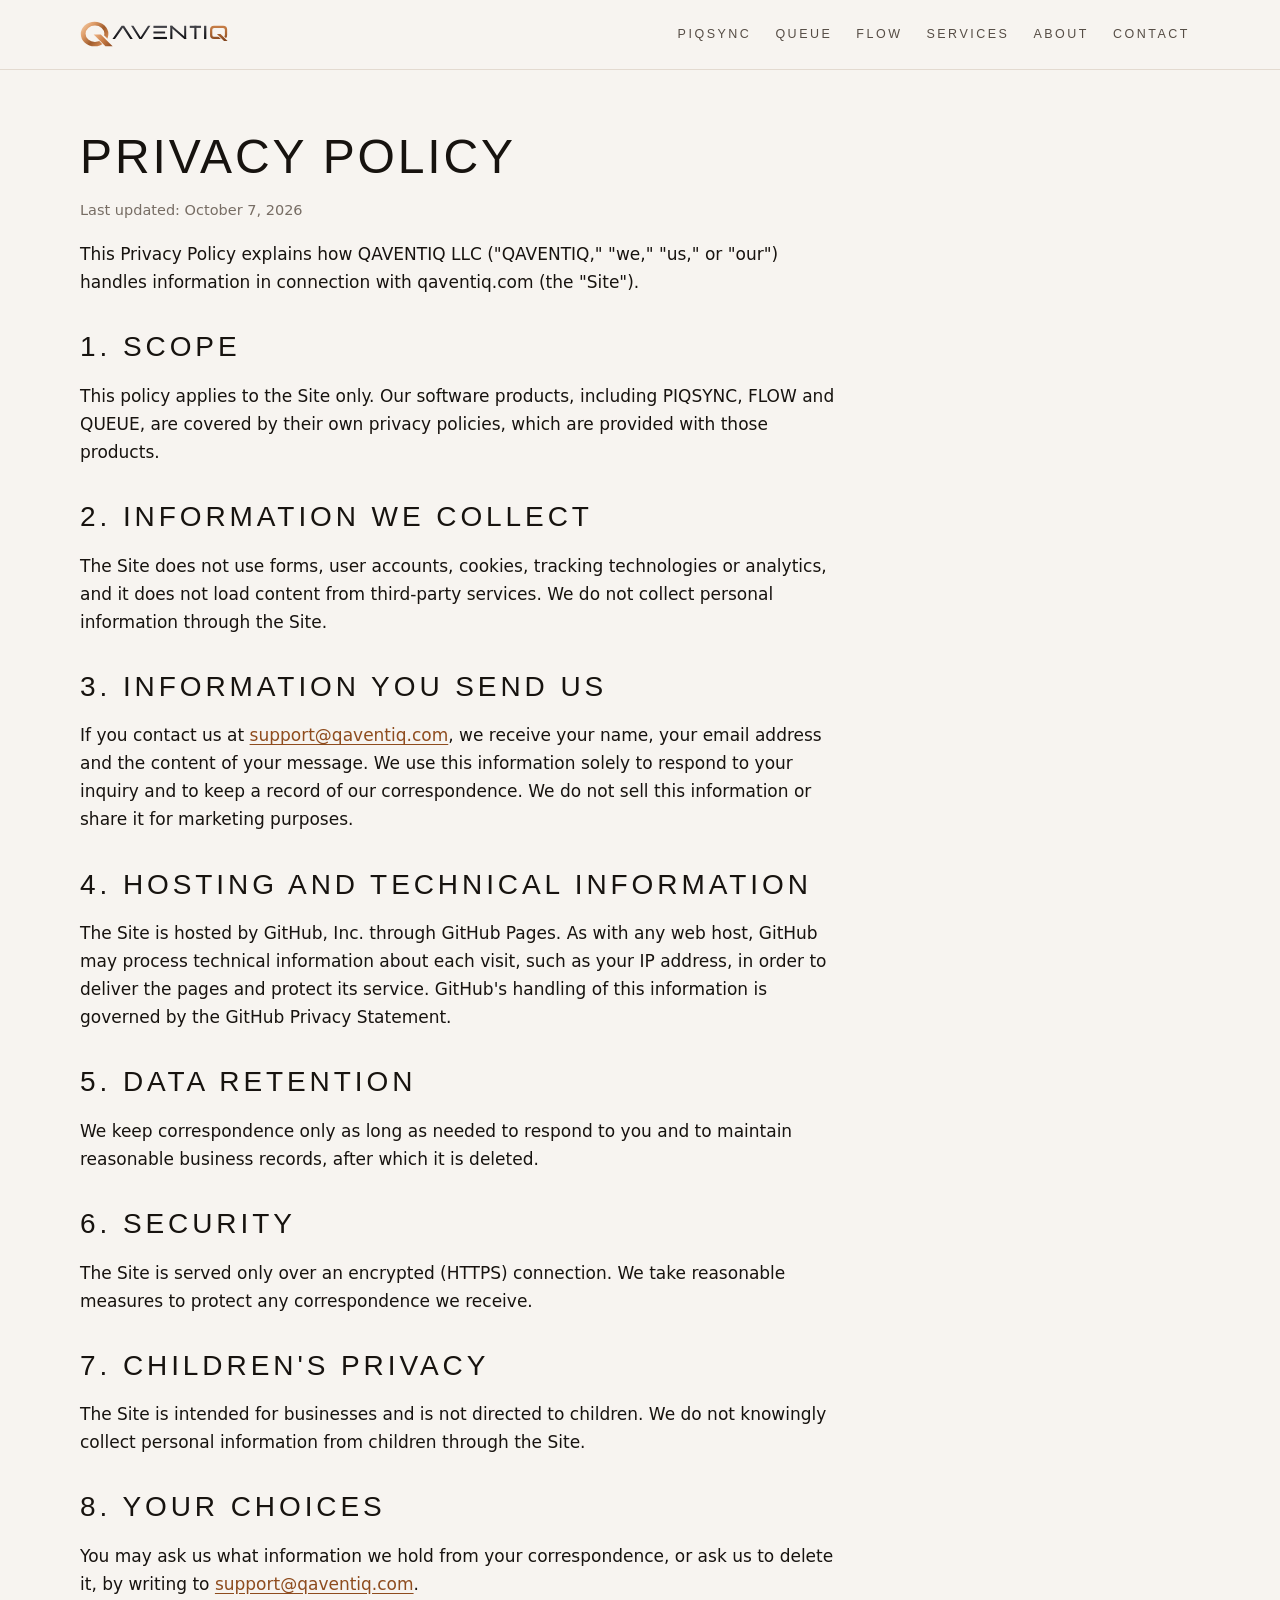
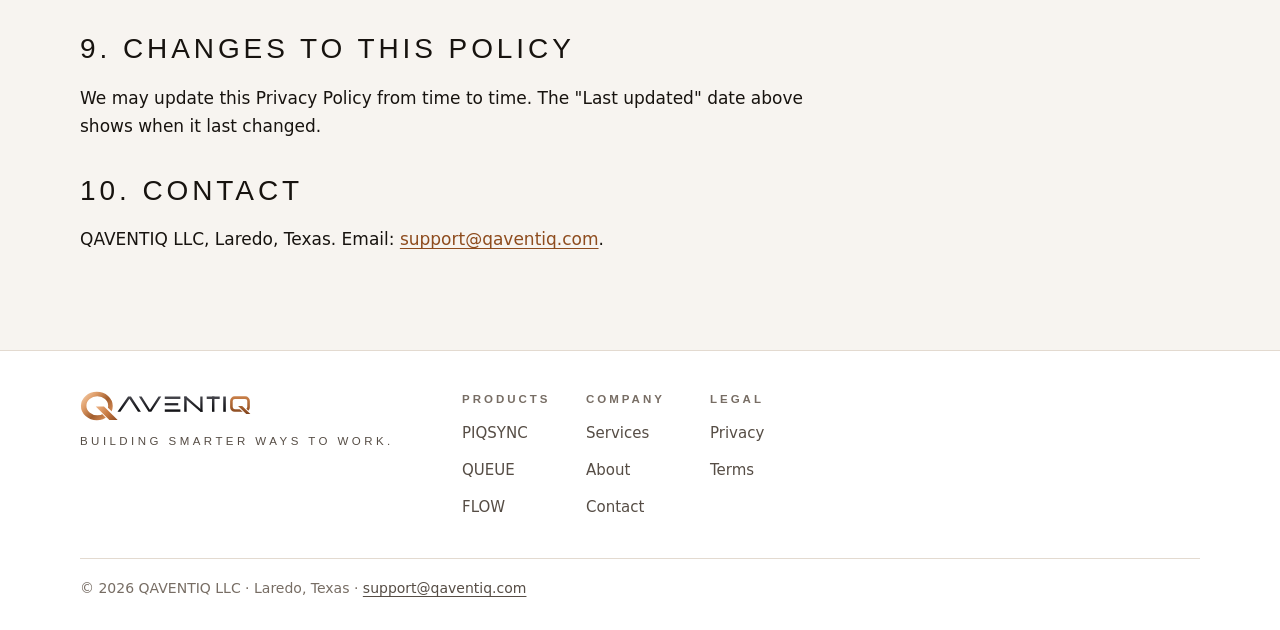
<file: docs/privacy.html>
<!doctype html>
<html lang="en">
<head>
<meta charset="utf-8">
<meta name="viewport" content="width=device-width, initial-scale=1">
<meta http-equiv="Content-Security-Policy" content="default-src 'none'; style-src 'self'; img-src 'self'; base-uri 'none'; form-action 'none'">
<title>Privacy Policy · QAVENTIQ</title>
<meta name="description" content="Privacy Policy for qaventiq.com.">
<meta name="theme-color" content="#0A0908" media="(prefers-color-scheme: dark)">
<meta name="theme-color" content="#F7F4F0" media="(prefers-color-scheme: light)">
<meta property="og:type" content="website">
<meta property="og:site_name" content="QAVENTIQ">
<meta property="og:title" content="Privacy Policy · QAVENTIQ">
<meta property="og:description" content="Privacy Policy for qaventiq.com.">
<meta property="og:image" content="https://qaventiq.com/assets/qaventiq-share.jpg">
<meta name="twitter:card" content="summary_large_image">
<link rel="icon" href="assets/qaventiq-mark.svg" type="image/svg+xml">
<link rel="icon" href="assets/qaventiq-icon-32.png" sizes="32x32" type="image/png">
<link rel="apple-touch-icon" href="assets/qaventiq-icon-180.png">
<link rel="stylesheet" href="site.css">
</head>
<body>
<a class="skip" href="#main">Skip to content</a>
<header class="top"><div class="wrap top-in"><a class="brand" href="index.html" aria-label="QAVENTIQ home"><picture class="brand-logo"><source srcset="assets/qaventiq-lockup-light.svg" media="(prefers-color-scheme: light)"><img src="assets/qaventiq-lockup-dark.svg" alt="QAVENTIQ" width="168" height="29"></picture></a>
<nav class="topnav" aria-label="Main"><a href="piqsync.html">PIQSYNC</a><a href="queue.html">QUEUE</a><a href="flow.html">FLOW</a><a href="services.html">Services</a><a href="about.html">About</a><a href="contact.html">Contact</a></nav></div></header>
<main id="main" class="doc-main"><div class="wrap narrow">
<h1>Privacy Policy</h1>
<p class="meta">Last updated: October 7, 2026</p>
<p>This Privacy Policy explains how QAVENTIQ LLC (&quot;QAVENTIQ,&quot; &quot;we,&quot; &quot;us,&quot; or &quot;our&quot;) handles information in connection with qaventiq.com (the &quot;Site&quot;).</p>
<h2>1. Scope</h2>
<p>This policy applies to the Site only. Our software products, including PIQSYNC, FLOW and QUEUE, are covered by their own privacy policies, which are provided with those products.</p>
<h2>2. Information we collect</h2>
<p>The Site does not use forms, user accounts, cookies, tracking technologies or analytics, and it does not load content from third-party services. We do not collect personal information through the Site.</p>
<h2>3. Information you send us</h2>
<p>If you contact us at <a class="mail" href="mailto:support@qaventiq.com">support@qaventiq.com</a>, we receive your name, your email address and the content of your message. We use this information solely to respond to your inquiry and to keep a record of our correspondence. We do not sell this information or share it for marketing purposes.</p>
<h2>4. Hosting and technical information</h2>
<p>The Site is hosted by GitHub, Inc. through GitHub Pages. As with any web host, GitHub may process technical information about each visit, such as your IP address, in order to deliver the pages and protect its service. GitHub&#39;s handling of this information is governed by the GitHub Privacy Statement.</p>
<h2>5. Data retention</h2>
<p>We keep correspondence only as long as needed to respond to you and to maintain reasonable business records, after which it is deleted.</p>
<h2>6. Security</h2>
<p>The Site is served only over an encrypted (HTTPS) connection. We take reasonable measures to protect any correspondence we receive.</p>
<h2>7. Children&#39;s privacy</h2>
<p>The Site is intended for businesses and is not directed to children. We do not knowingly collect personal information from children through the Site.</p>
<h2>8. Your choices</h2>
<p>You may ask us what information we hold from your correspondence, or ask us to delete it, by writing to <a class="mail" href="mailto:support@qaventiq.com">support@qaventiq.com</a>.</p>
<h2>9. Changes to this policy</h2>
<p>We may update this Privacy Policy from time to time. The &quot;Last updated&quot; date above shows when it last changed.</p>
<h2>10. Contact</h2>
<p>QAVENTIQ LLC, Laredo, Texas. Email: <a class="mail" href="mailto:support@qaventiq.com">support@qaventiq.com</a>.</p>
</div></main>
<footer class="foot"><div class="wrap">
<div class="foot-brand"><picture class="foot-logo"><source srcset="assets/qaventiq-lockup-light.svg" media="(prefers-color-scheme: light)"><img src="assets/qaventiq-lockup-dark.svg" alt="QAVENTIQ" width="196" height="34"></picture><p class="tag">Building smarter ways to work.</p></div>
<nav class="foot-cols" aria-label="Footer">
<div><h2>Products</h2><a href="piqsync.html">PIQSYNC</a><a href="queue.html">QUEUE</a><a href="flow.html">FLOW</a></div>
<div><h2>Company</h2><a href="services.html">Services</a><a href="about.html">About</a><a href="contact.html">Contact</a></div>
<div><h2>Legal</h2><a href="privacy.html">Privacy</a><a href="terms.html">Terms</a></div>
</nav>
<p class="legal">© 2026 QAVENTIQ LLC · Laredo, Texas · <a class="mail" href="mailto:support@qaventiq.com">support@qaventiq.com</a></p>
</div></footer>
</body>
</html>
</file>
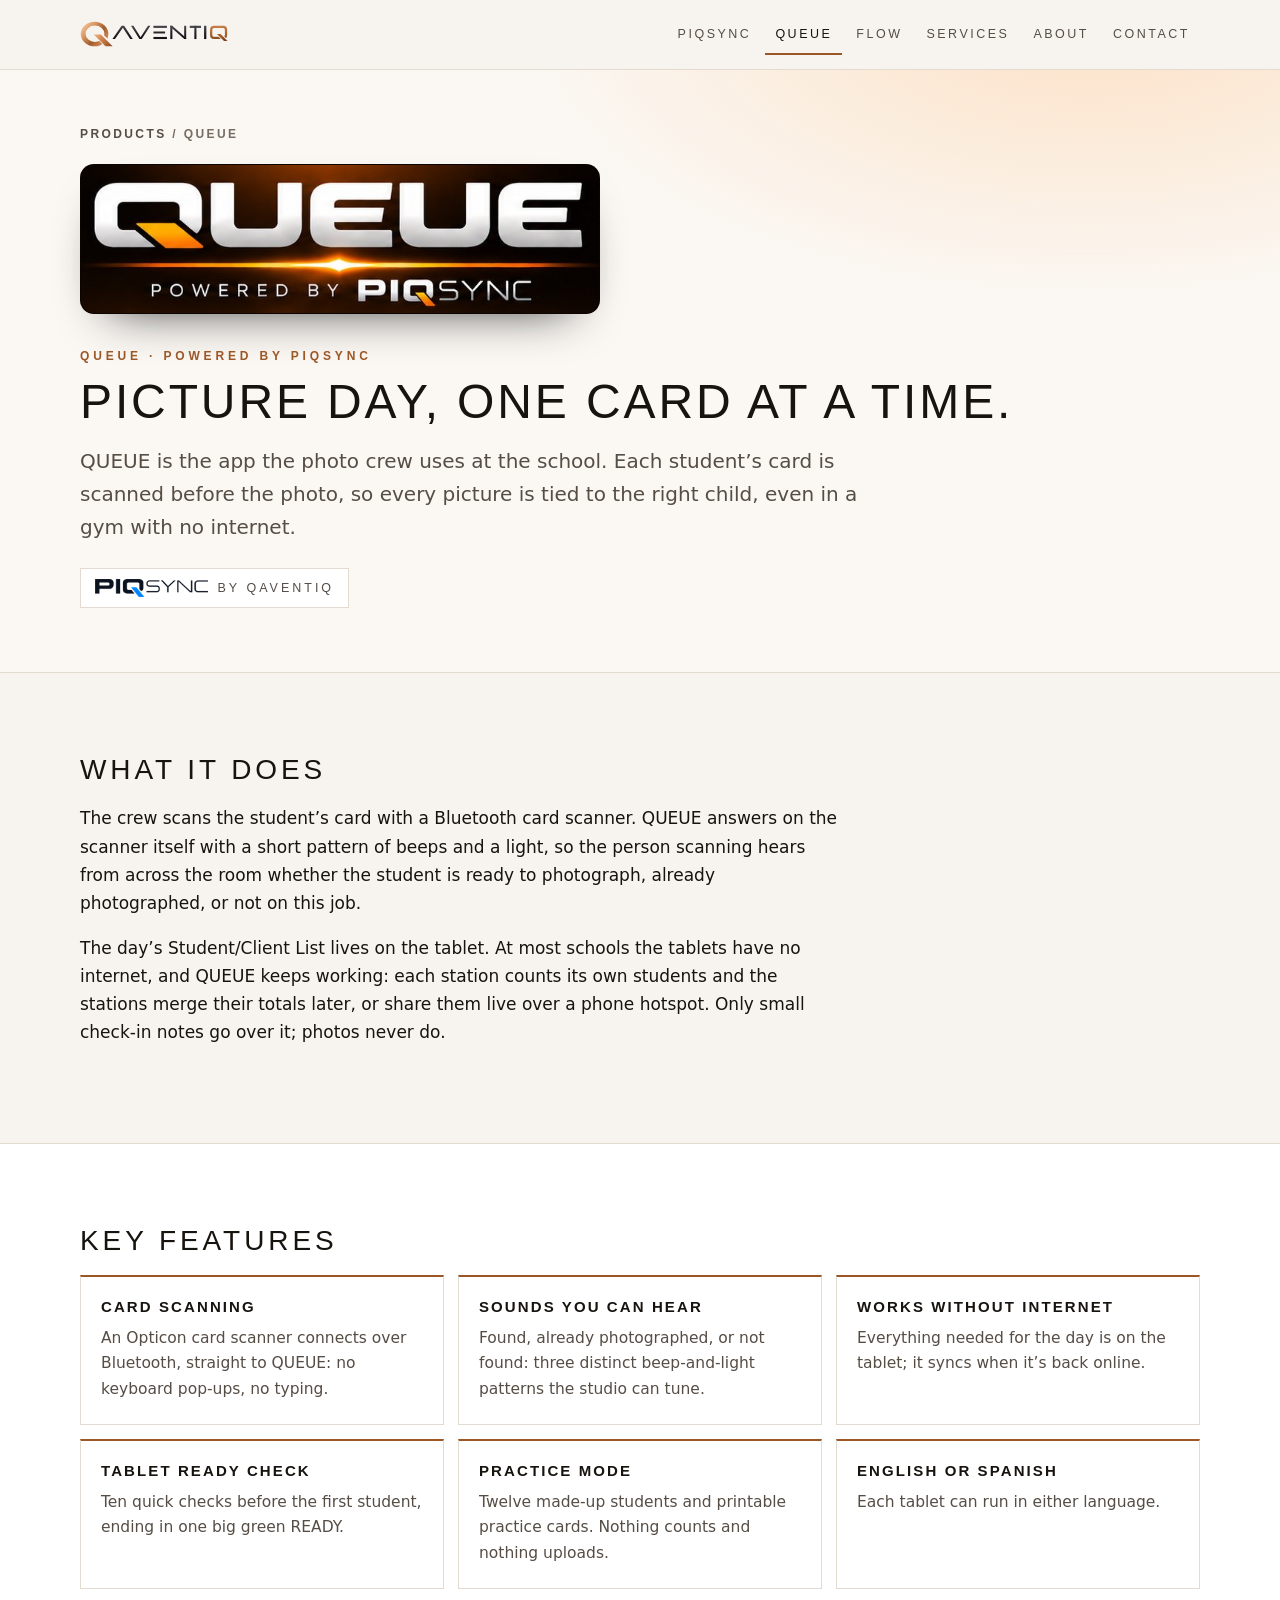
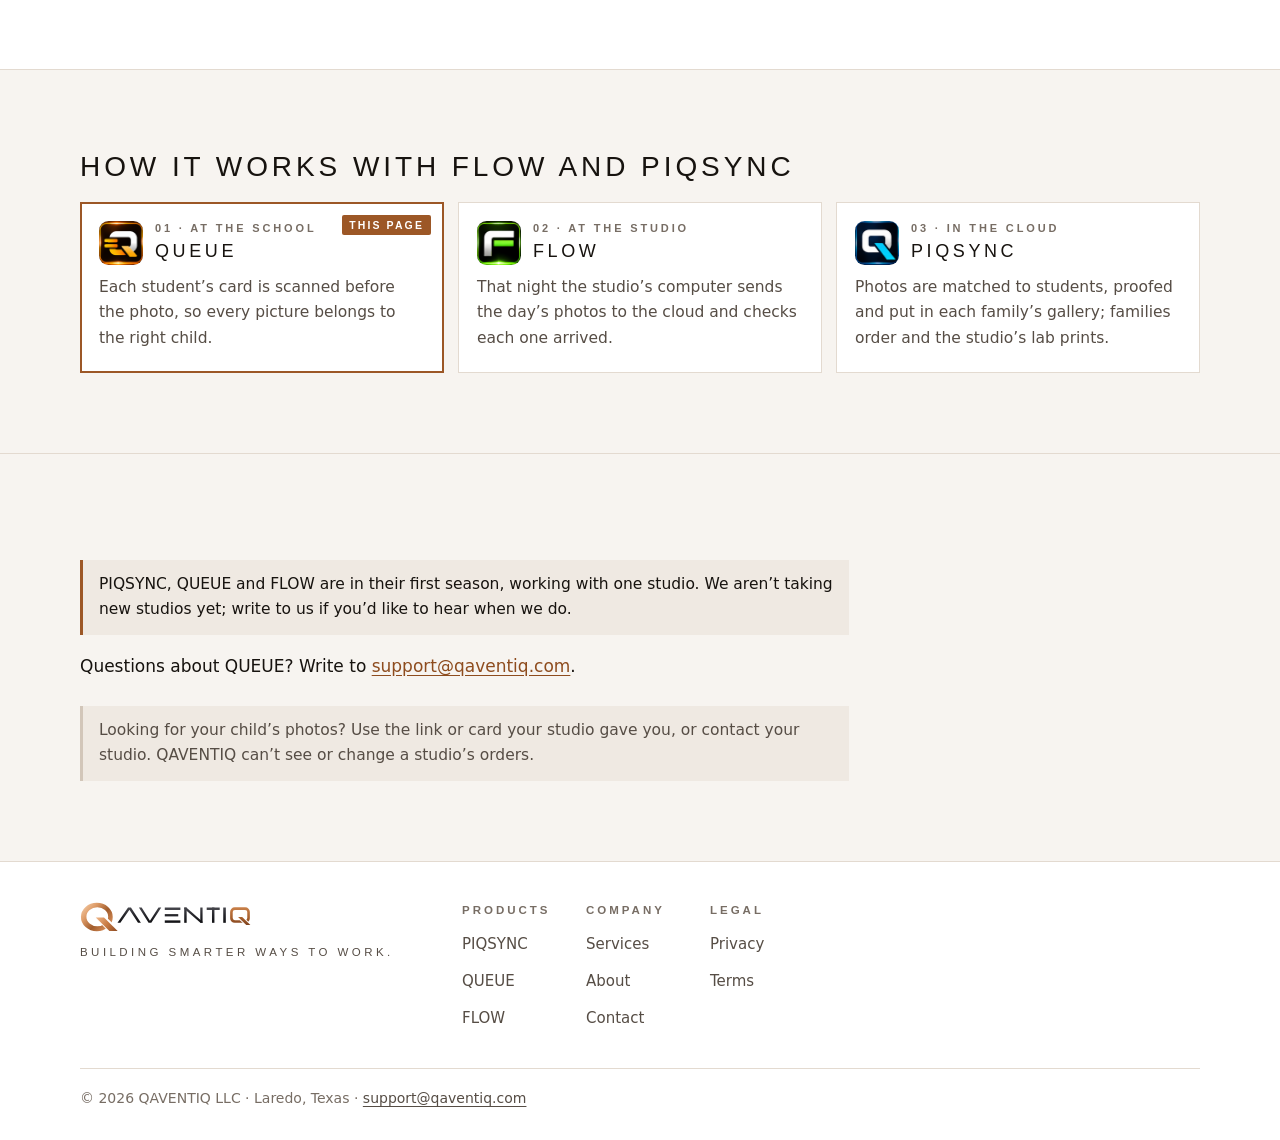
<file: docs/queue.html>
<!doctype html>
<html lang="en">
<head>
<meta charset="utf-8">
<meta name="viewport" content="width=device-width, initial-scale=1">
<meta http-equiv="Content-Security-Policy" content="default-src 'none'; style-src 'self'; img-src 'self'; base-uri 'none'; form-action 'none'">
<title>QUEUE · QAVENTIQ</title>
<meta name="description" content="QUEUE is the app the photo crew uses at the school. Each student’s card is scanned before the photo, so every picture is tied to the right child, even in a gym with no internet.">
<meta name="theme-color" content="#0A0908" media="(prefers-color-scheme: dark)">
<meta name="theme-color" content="#F7F4F0" media="(prefers-color-scheme: light)">
<meta property="og:type" content="website">
<meta property="og:site_name" content="QAVENTIQ">
<meta property="og:title" content="QUEUE · QAVENTIQ">
<meta property="og:description" content="QUEUE is the app the photo crew uses at the school. Each student’s card is scanned before the photo, so every picture is tied to the right child, even in a gym with no internet.">
<meta property="og:image" content="https://qaventiq.com/assets/qaventiq-share.jpg">
<meta name="twitter:card" content="summary_large_image">
<link rel="icon" href="assets/qaventiq-mark.svg" type="image/svg+xml">
<link rel="icon" href="assets/qaventiq-icon-32.png" sizes="32x32" type="image/png">
<link rel="apple-touch-icon" href="assets/qaventiq-icon-180.png">
<link rel="stylesheet" href="site.css">
</head>
<body class="is-product is-queue">
<a class="skip" href="#main">Skip to content</a>
<header class="top"><div class="wrap top-in"><a class="brand" href="index.html" aria-label="QAVENTIQ home"><picture class="brand-logo"><source srcset="assets/qaventiq-lockup-light.svg" media="(prefers-color-scheme: light)"><img src="assets/qaventiq-lockup-dark.svg" alt="QAVENTIQ" width="168" height="29"></picture></a>
<nav class="topnav" aria-label="Main"><a href="piqsync.html">PIQSYNC</a><a href="queue.html" aria-current="page">QUEUE</a><a href="flow.html">FLOW</a><a href="services.html">Services</a><a href="about.html">About</a><a href="contact.html">Contact</a></nav></div></header>
<section class="phero"><div class="wrap phero-in">
<p class="crumb"><a href="index.html#products">Products</a> <span aria-hidden="true">/</span> QUEUE</p>
<div class="plate plate--queue"><img src="assets/queue-lockup.jpg" alt="QUEUE, powered by PIQSYNC" width="700" height="200"></div>
<p class="eyebrow">QUEUE · powered by PIQSYNC</p>
<h1>Picture day, one card at a time.</h1>
<p class="lead">QUEUE is the app the photo crew uses at the school. Each student’s card is scanned before the photo, so every picture is tied to the right child, even in a gym with no internet.</p>
<span class="piqby"><picture><source srcset="assets/piqsync-logo-on-light.png" media="(prefers-color-scheme: light)"><img src="assets/piqsync-logo-on-dark.png" alt="PIQSYNC" width="175" height="28"></picture><span>by QAVENTIQ</span></span>
</div></section>
<main id="main">
<section class="band"><div class="wrap narrow"><h2>What it does</h2><p>The crew scans the student’s card with a Bluetooth card scanner. QUEUE answers on the scanner itself with a short pattern of beeps and a light, so the person scanning hears from across the room whether the student is ready to photograph, already photographed, or not on this job.</p><p>The day’s Student/Client List lives on the tablet. At most schools the tablets have no internet, and QUEUE keeps working: each station counts its own students and the stations merge their totals later, or share them live over a phone hotspot. Only small check-in notes go over it; photos never do.</p></div></section>
<section class="band band--alt"><div class="wrap"><h2>Key features</h2>
<div class="grid grid--3"><div class="card"><h3>Card scanning</h3><p>An Opticon card scanner connects over Bluetooth, straight to QUEUE: no keyboard pop-ups, no typing.</p></div><div class="card"><h3>Sounds you can hear</h3><p>Found, already photographed, or not found: three distinct beep-and-light patterns the studio can tune.</p></div><div class="card"><h3>Works without internet</h3><p>Everything needed for the day is on the tablet; it syncs when it’s back online.</p></div><div class="card"><h3>Tablet ready check</h3><p>Ten quick checks before the first student, ending in one big green READY.</p></div><div class="card"><h3>Practice mode</h3><p>Twelve made-up students and printable practice cards. Nothing counts and nothing uploads.</p></div><div class="card"><h3>English or Spanish</h3><p>Each tablet can run in either language.</p></div></div></div></section>
<section class="band"><div class="wrap"><h2>How it works with FLOW and PIQSYNC</h2><ol class="chain"><li class="chain-step is-here" aria-current="step">
<div class="chain-head"><img class="picon" src="assets/queue-icon.png" alt="QUEUE icon" width="44" height="44"><div><span class="chain-n">01 · At the school</span><a href="queue.html">QUEUE</a></div></div>
<p>Each student’s card is scanned before the photo, so every picture belongs to the right child.</p><span class="chain-tag">This page</span></li><li class="chain-step">
<div class="chain-head"><img class="picon" src="assets/flow-icon.png" alt="FLOW icon" width="44" height="44"><div><span class="chain-n">02 · At the studio</span><a href="flow.html">FLOW</a></div></div>
<p>That night the studio’s computer sends the day’s photos to the cloud and checks each one arrived.</p></li><li class="chain-step">
<div class="chain-head"><img class="picon" src="assets/piqsync-icon-tile.png" alt="PIQSYNC icon" width="44" height="44"><div><span class="chain-n">03 · In the cloud</span><a href="piqsync.html">PIQSYNC</a></div></div>
<p>Photos are matched to students, proofed and put in each family’s gallery; families order and the studio’s lab prints.</p></li></ol></div></section>
<section class="band band--cta"><div class="wrap narrow"><p class="note">PIQSYNC, QUEUE and FLOW are in their first season, working with one studio. We aren’t taking new studios yet; write to us if you’d like to hear when we do.</p><p>Questions about QUEUE? Write to <a class="mail" href="mailto:support@qaventiq.com">support@qaventiq.com</a>.</p><p class="note note--quiet">Looking for your child’s photos? Use the link or card your studio gave you, or contact your studio. QAVENTIQ can’t see or change a studio’s orders.</p></div></section>
</main>
<footer class="foot"><div class="wrap">
<div class="foot-brand"><picture class="foot-logo"><source srcset="assets/qaventiq-lockup-light.svg" media="(prefers-color-scheme: light)"><img src="assets/qaventiq-lockup-dark.svg" alt="QAVENTIQ" width="196" height="34"></picture><p class="tag">Building smarter ways to work.</p></div>
<nav class="foot-cols" aria-label="Footer">
<div><h2>Products</h2><a href="piqsync.html">PIQSYNC</a><a href="queue.html">QUEUE</a><a href="flow.html">FLOW</a></div>
<div><h2>Company</h2><a href="services.html">Services</a><a href="about.html">About</a><a href="contact.html">Contact</a></div>
<div><h2>Legal</h2><a href="privacy.html">Privacy</a><a href="terms.html">Terms</a></div>
</nav>
<p class="legal">© 2026 QAVENTIQ LLC · Laredo, Texas · <a class="mail" href="mailto:support@qaventiq.com">support@qaventiq.com</a></p>
</div></footer>
</body>
</html>
</file>
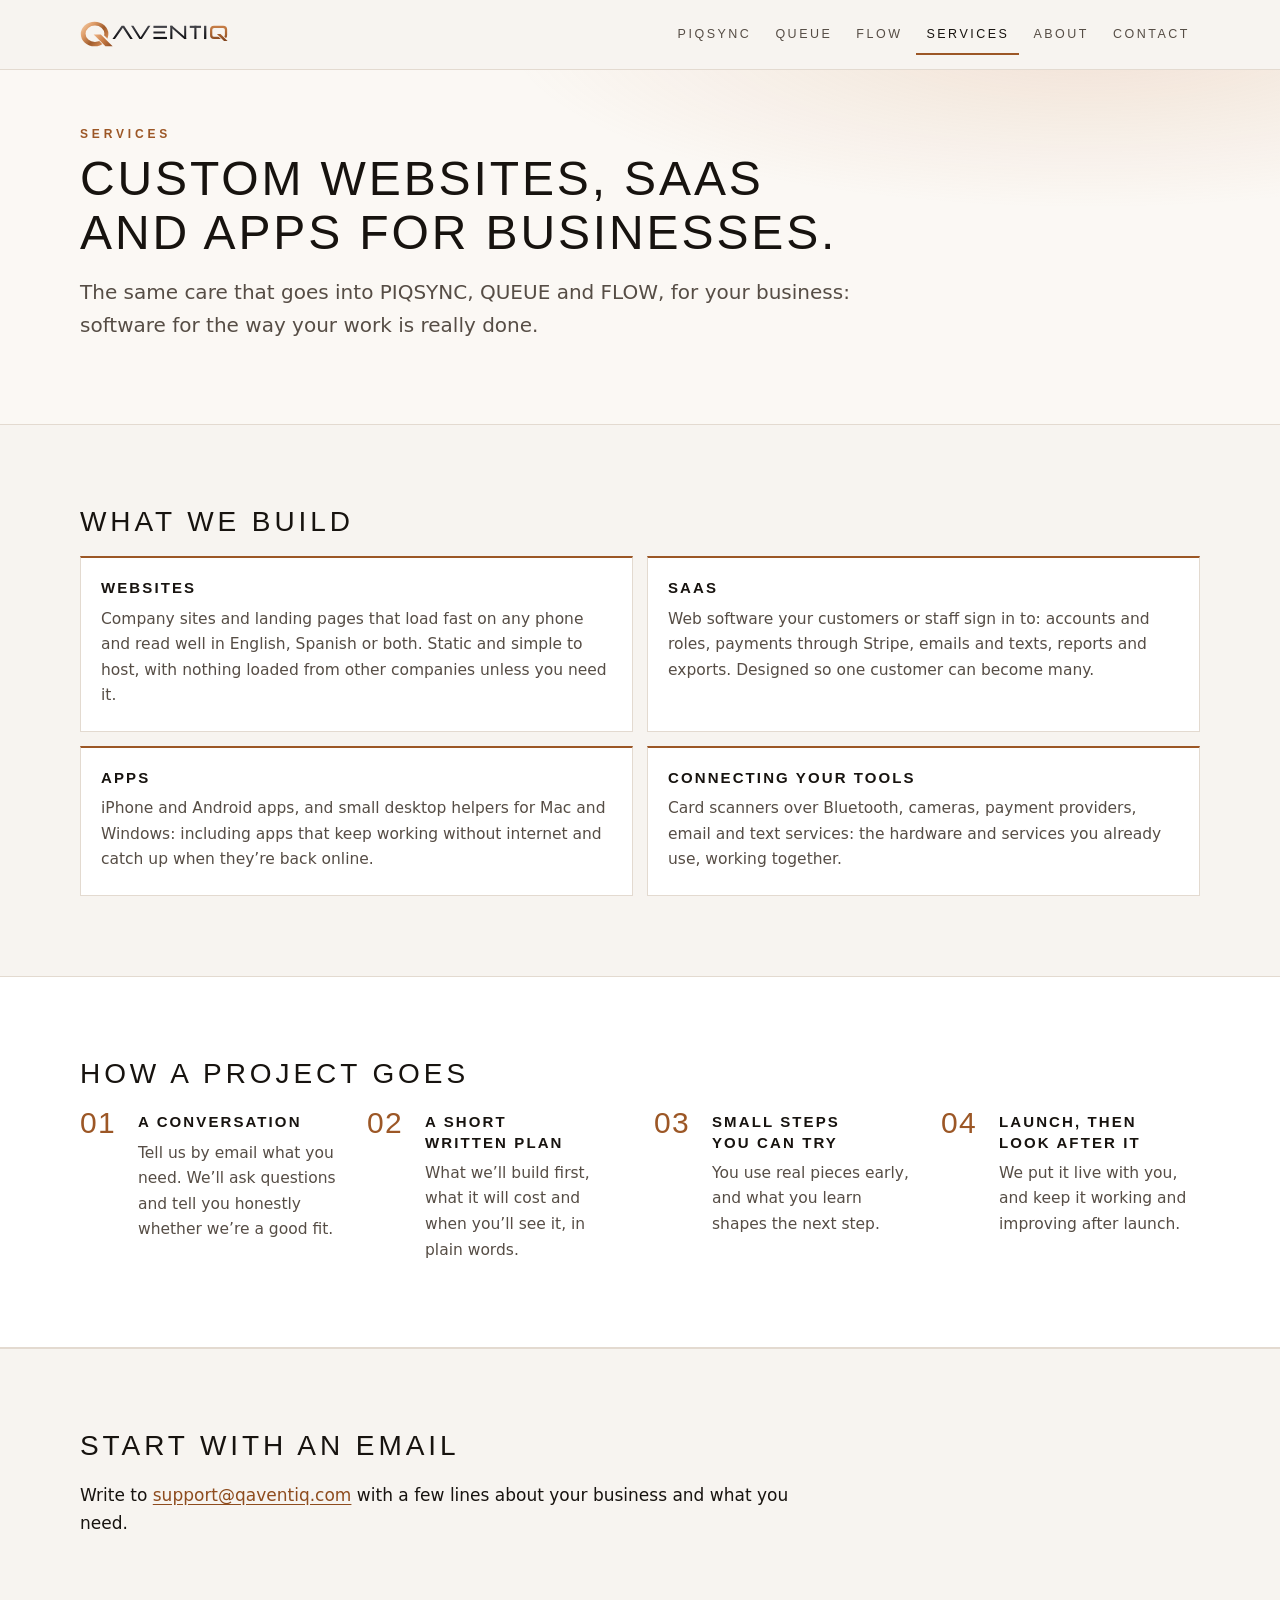
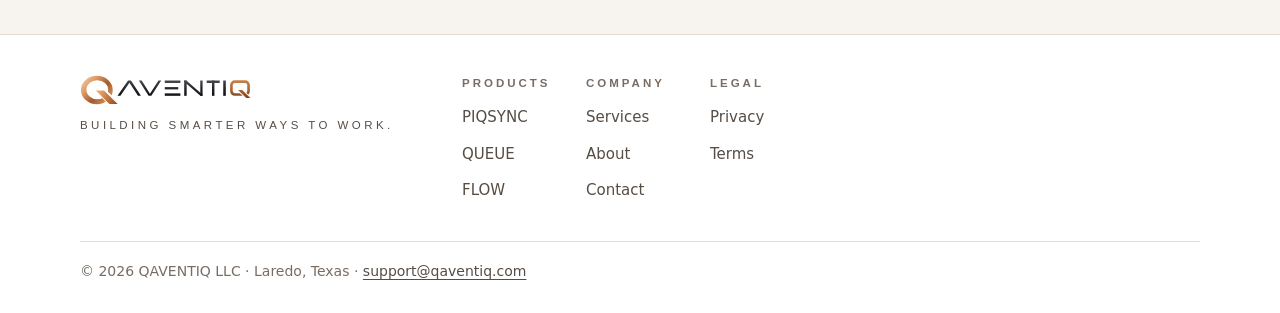
<file: docs/services.html>
<!doctype html>
<html lang="en">
<head>
<meta charset="utf-8">
<meta name="viewport" content="width=device-width, initial-scale=1">
<meta http-equiv="Content-Security-Policy" content="default-src 'none'; style-src 'self'; img-src 'self'; base-uri 'none'; form-action 'none'">
<title>Services · QAVENTIQ</title>
<meta name="description" content="Custom websites, SaaS and apps for businesses, from the company that makes PIQSYNC, QUEUE and FLOW.">
<meta name="theme-color" content="#0A0908" media="(prefers-color-scheme: dark)">
<meta name="theme-color" content="#F7F4F0" media="(prefers-color-scheme: light)">
<meta property="og:type" content="website">
<meta property="og:site_name" content="QAVENTIQ">
<meta property="og:title" content="Services · QAVENTIQ">
<meta property="og:description" content="Custom websites, SaaS and apps for businesses, from the company that makes PIQSYNC, QUEUE and FLOW.">
<meta property="og:image" content="https://qaventiq.com/assets/qaventiq-share.jpg">
<meta name="twitter:card" content="summary_large_image">
<link rel="icon" href="assets/qaventiq-mark.svg" type="image/svg+xml">
<link rel="icon" href="assets/qaventiq-icon-32.png" sizes="32x32" type="image/png">
<link rel="apple-touch-icon" href="assets/qaventiq-icon-180.png">
<link rel="stylesheet" href="site.css">
</head>
<body>
<a class="skip" href="#main">Skip to content</a>
<header class="top"><div class="wrap top-in"><a class="brand" href="index.html" aria-label="QAVENTIQ home"><picture class="brand-logo"><source srcset="assets/qaventiq-lockup-light.svg" media="(prefers-color-scheme: light)"><img src="assets/qaventiq-lockup-dark.svg" alt="QAVENTIQ" width="168" height="29"></picture></a>
<nav class="topnav" aria-label="Main"><a href="piqsync.html">PIQSYNC</a><a href="queue.html">QUEUE</a><a href="flow.html">FLOW</a><a href="services.html" aria-current="page">Services</a><a href="about.html">About</a><a href="contact.html">Contact</a></nav></div></header>
<section class="phero phero--plain"><div class="wrap phero-in">
<p class="eyebrow">Services</p><h1>Custom websites, SaaS and apps for businesses.</h1>
<p class="lead">The same care that goes into PIQSYNC, QUEUE and FLOW, for your business: software for the way your work is really done.</p></div></section>
<main id="main">
<section class="band"><div class="wrap"><h2>What we build</h2>
<div class="grid grid--2"><div class="card"><h3>Websites</h3><p>Company sites and landing pages that load fast on any phone and read well in English, Spanish or both. Static and simple to host, with nothing loaded from other companies unless you need it.</p></div><div class="card"><h3>SaaS</h3><p>Web software your customers or staff sign in to: accounts and roles, payments through Stripe, emails and texts, reports and exports. Designed so one customer can become many.</p></div><div class="card"><h3>Apps</h3><p>iPhone and Android apps, and small desktop helpers for Mac and Windows: including apps that keep working without internet and catch up when they’re back online.</p></div><div class="card"><h3>Connecting your tools</h3><p>Card scanners over Bluetooth, cameras, payment providers, email and text services: the hardware and services you already use, working together.</p></div></div></div></section>
<section class="band band--alt"><div class="wrap"><h2>How a project goes</h2>
<ol class="steps steps--4"><li><h3>A conversation</h3><p>Tell us by email what you need. We’ll ask questions and tell you honestly whether we’re a good fit.</p></li><li><h3>A short written plan</h3><p>What we’ll build first, what it will cost and when you’ll see it, in plain words.</p></li><li><h3>Small steps you can try</h3><p>You use real pieces early, and what you learn shapes the next step.</p></li><li><h3>Launch, then look after it</h3><p>We put it live with you, and keep it working and improving after launch.</p></li></ol></div></section>
<section class="band band--cta"><div class="wrap narrow"><h2>Start with an email</h2><p>Write to <a class="mail" href="mailto:support@qaventiq.com">support@qaventiq.com</a> with a few lines about your business and what you need.</p></div></section>
</main>
<footer class="foot"><div class="wrap">
<div class="foot-brand"><picture class="foot-logo"><source srcset="assets/qaventiq-lockup-light.svg" media="(prefers-color-scheme: light)"><img src="assets/qaventiq-lockup-dark.svg" alt="QAVENTIQ" width="196" height="34"></picture><p class="tag">Building smarter ways to work.</p></div>
<nav class="foot-cols" aria-label="Footer">
<div><h2>Products</h2><a href="piqsync.html">PIQSYNC</a><a href="queue.html">QUEUE</a><a href="flow.html">FLOW</a></div>
<div><h2>Company</h2><a href="services.html">Services</a><a href="about.html">About</a><a href="contact.html">Contact</a></div>
<div><h2>Legal</h2><a href="privacy.html">Privacy</a><a href="terms.html">Terms</a></div>
</nav>
<p class="legal">© 2026 QAVENTIQ LLC · Laredo, Texas · <a class="mail" href="mailto:support@qaventiq.com">support@qaventiq.com</a></p>
</div></footer>
</body>
</html>
</file>
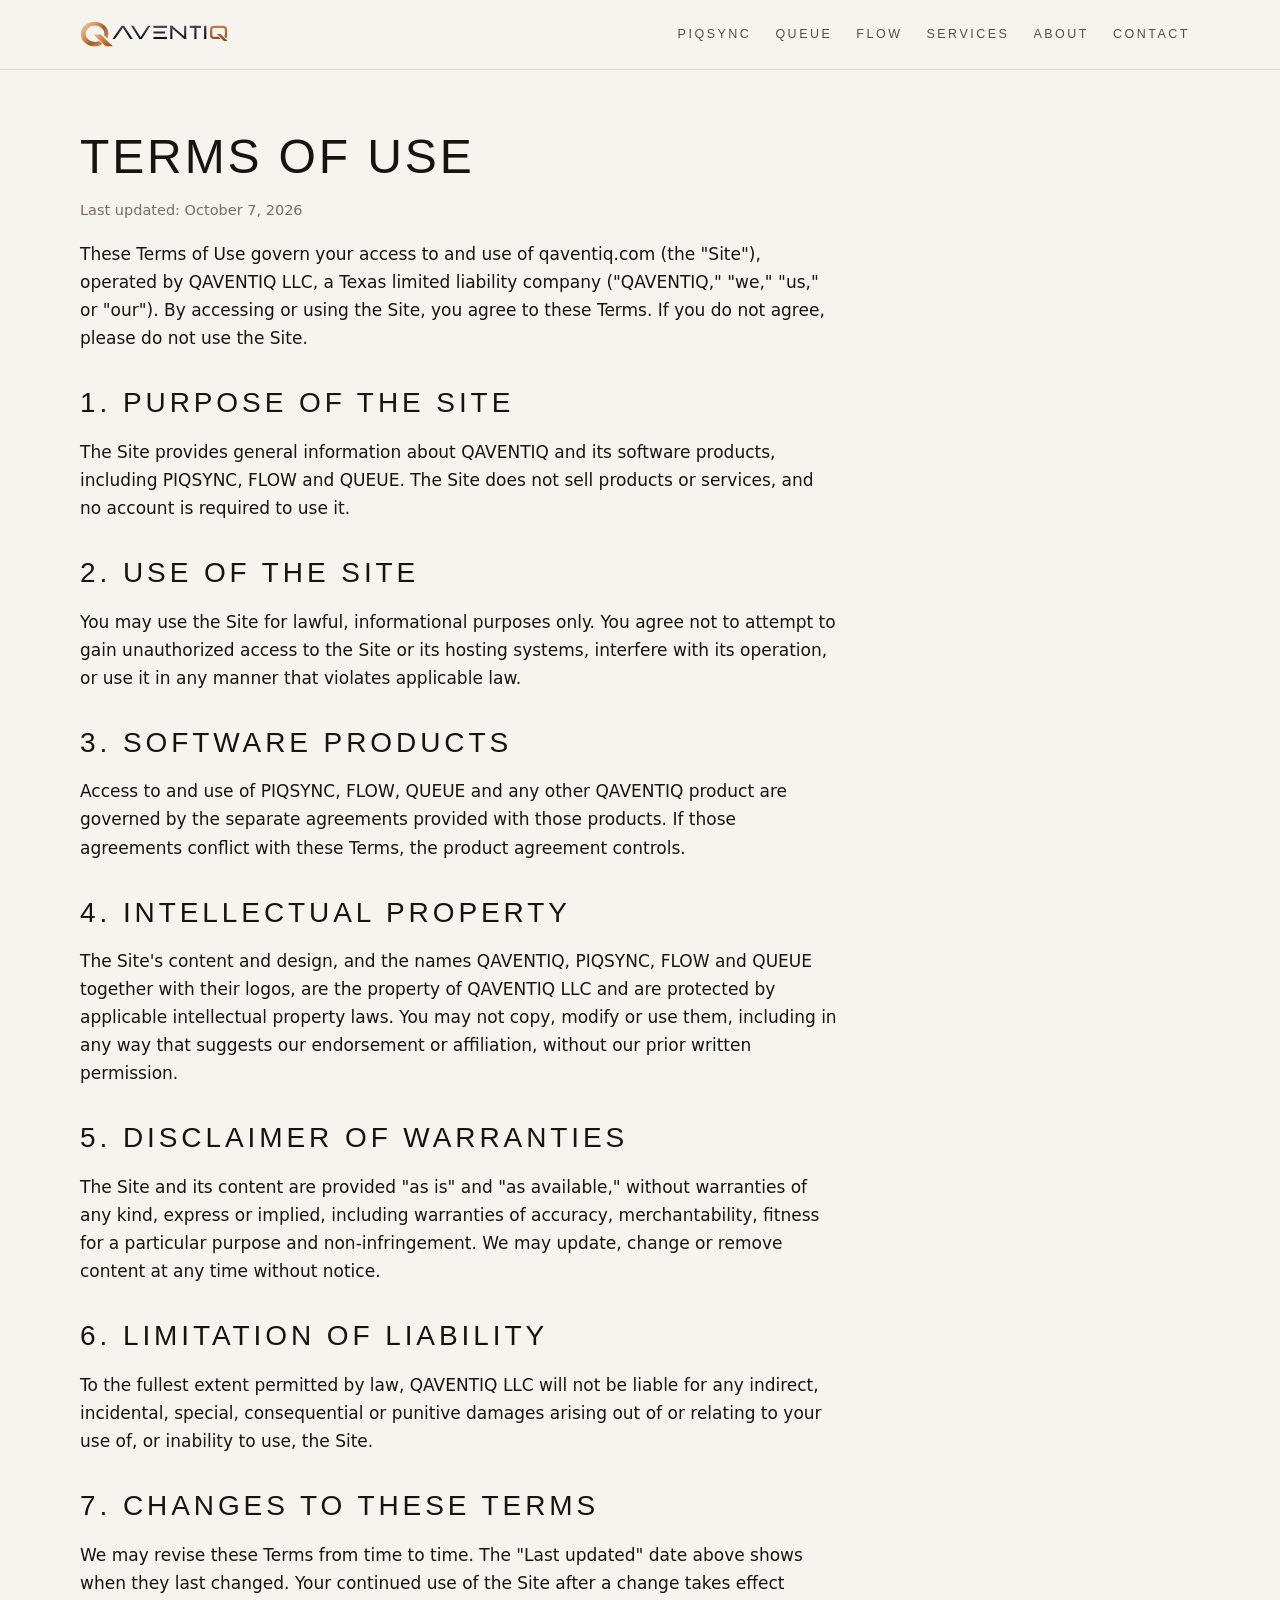
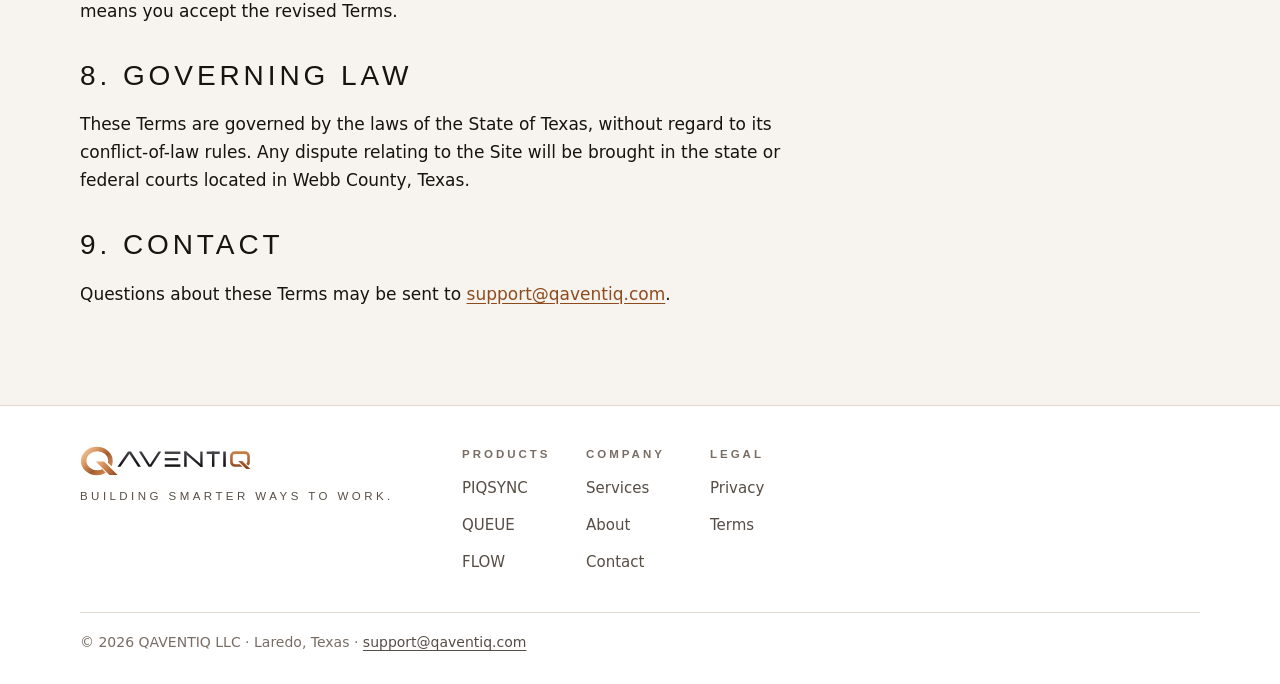
<file: docs/terms.html>
<!doctype html>
<html lang="en">
<head>
<meta charset="utf-8">
<meta name="viewport" content="width=device-width, initial-scale=1">
<meta http-equiv="Content-Security-Policy" content="default-src 'none'; style-src 'self'; img-src 'self'; base-uri 'none'; form-action 'none'">
<title>Terms of Use · QAVENTIQ</title>
<meta name="description" content="Terms of Use for qaventiq.com.">
<meta name="theme-color" content="#0A0908" media="(prefers-color-scheme: dark)">
<meta name="theme-color" content="#F7F4F0" media="(prefers-color-scheme: light)">
<meta property="og:type" content="website">
<meta property="og:site_name" content="QAVENTIQ">
<meta property="og:title" content="Terms of Use · QAVENTIQ">
<meta property="og:description" content="Terms of Use for qaventiq.com.">
<meta property="og:image" content="https://qaventiq.com/assets/qaventiq-share.jpg">
<meta name="twitter:card" content="summary_large_image">
<link rel="icon" href="assets/qaventiq-mark.svg" type="image/svg+xml">
<link rel="icon" href="assets/qaventiq-icon-32.png" sizes="32x32" type="image/png">
<link rel="apple-touch-icon" href="assets/qaventiq-icon-180.png">
<link rel="stylesheet" href="site.css">
</head>
<body>
<a class="skip" href="#main">Skip to content</a>
<header class="top"><div class="wrap top-in"><a class="brand" href="index.html" aria-label="QAVENTIQ home"><picture class="brand-logo"><source srcset="assets/qaventiq-lockup-light.svg" media="(prefers-color-scheme: light)"><img src="assets/qaventiq-lockup-dark.svg" alt="QAVENTIQ" width="168" height="29"></picture></a>
<nav class="topnav" aria-label="Main"><a href="piqsync.html">PIQSYNC</a><a href="queue.html">QUEUE</a><a href="flow.html">FLOW</a><a href="services.html">Services</a><a href="about.html">About</a><a href="contact.html">Contact</a></nav></div></header>
<main id="main" class="doc-main"><div class="wrap narrow">
<h1>Terms of Use</h1>
<p class="meta">Last updated: October 7, 2026</p>
<p>These Terms of Use govern your access to and use of qaventiq.com (the &quot;Site&quot;), operated by QAVENTIQ LLC, a Texas limited liability company (&quot;QAVENTIQ,&quot; &quot;we,&quot; &quot;us,&quot; or &quot;our&quot;). By accessing or using the Site, you agree to these Terms. If you do not agree, please do not use the Site.</p>
<h2>1. Purpose of the Site</h2>
<p>The Site provides general information about QAVENTIQ and its software products, including PIQSYNC, FLOW and QUEUE. The Site does not sell products or services, and no account is required to use it.</p>
<h2>2. Use of the Site</h2>
<p>You may use the Site for lawful, informational purposes only. You agree not to attempt to gain unauthorized access to the Site or its hosting systems, interfere with its operation, or use it in any manner that violates applicable law.</p>
<h2>3. Software products</h2>
<p>Access to and use of PIQSYNC, FLOW, QUEUE and any other QAVENTIQ product are governed by the separate agreements provided with those products. If those agreements conflict with these Terms, the product agreement controls.</p>
<h2>4. Intellectual property</h2>
<p>The Site&#39;s content and design, and the names QAVENTIQ, PIQSYNC, FLOW and QUEUE together with their logos, are the property of QAVENTIQ LLC and are protected by applicable intellectual property laws. You may not copy, modify or use them, including in any way that suggests our endorsement or affiliation, without our prior written permission.</p>
<h2>5. Disclaimer of warranties</h2>
<p>The Site and its content are provided &quot;as is&quot; and &quot;as available,&quot; without warranties of any kind, express or implied, including warranties of accuracy, merchantability, fitness for a particular purpose and non-infringement. We may update, change or remove content at any time without notice.</p>
<h2>6. Limitation of liability</h2>
<p>To the fullest extent permitted by law, QAVENTIQ LLC will not be liable for any indirect, incidental, special, consequential or punitive damages arising out of or relating to your use of, or inability to use, the Site.</p>
<h2>7. Changes to these Terms</h2>
<p>We may revise these Terms from time to time. The &quot;Last updated&quot; date above shows when they last changed. Your continued use of the Site after a change takes effect means you accept the revised Terms.</p>
<h2>8. Governing law</h2>
<p>These Terms are governed by the laws of the State of Texas, without regard to its conflict-of-law rules. Any dispute relating to the Site will be brought in the state or federal courts located in Webb County, Texas.</p>
<h2>9. Contact</h2>
<p>Questions about these Terms may be sent to <a class="mail" href="mailto:support@qaventiq.com">support@qaventiq.com</a>.</p>
</div></main>
<footer class="foot"><div class="wrap">
<div class="foot-brand"><picture class="foot-logo"><source srcset="assets/qaventiq-lockup-light.svg" media="(prefers-color-scheme: light)"><img src="assets/qaventiq-lockup-dark.svg" alt="QAVENTIQ" width="196" height="34"></picture><p class="tag">Building smarter ways to work.</p></div>
<nav class="foot-cols" aria-label="Footer">
<div><h2>Products</h2><a href="piqsync.html">PIQSYNC</a><a href="queue.html">QUEUE</a><a href="flow.html">FLOW</a></div>
<div><h2>Company</h2><a href="services.html">Services</a><a href="about.html">About</a><a href="contact.html">Contact</a></div>
<div><h2>Legal</h2><a href="privacy.html">Privacy</a><a href="terms.html">Terms</a></div>
</nav>
<p class="legal">© 2026 QAVENTIQ LLC · Laredo, Texas · <a class="mail" href="mailto:support@qaventiq.com">support@qaventiq.com</a></p>
</div></footer>
</body>
</html>
</file>
<file: docs/site.css>
/* qaventiq.com: the QAVENTIQ brand board. Near-black with a warm copper glow, copper + brushed silver, thin wide
   capitals; the light theme comes from the board's white tile. Dark first; every color is a token. No outside fonts
   (the site's CSP is style-src 'self'): system faces, and letter-spacing does the work. */
:root {
  --bg: #0A0908; --bg-2: #12100E; --bg-3: #1B1815; --edge: #2A241F; --edge-2: #3B332C;
  --fg: #EEE9E4; --fg-2: #B5ACA4; --fg-3: #8E857C;
  --copper: #D99566; --copper-2: #F1C097; --copper-ink: #170D06; --silver: #D7D9DD;
  --link: #E8A878; --glow: 217, 149, 102; --hero-bg: #070605; --hero-fg2: #C9C0B8;
  --draft-bg: #2A1A0E; --draft-fg: #F5C9A0; --draft-edge: #C9874F;
  --preview-bg: #F5D27A; --preview-fg: #3A2A05; --focus: #F1C097;
  --plate-edge: rgba(255, 255, 255, .09); --shadow: 0 1px 0 rgba(255, 255, 255, .03) inset, 0 18px 40px -24px rgba(0, 0, 0, .8);
  --display: 'Avenir Next', Avenir, 'Segoe UI', 'Helvetica Neue', Helvetica, Arial, system-ui, sans-serif;
  --body: system-ui, -apple-system, 'Segoe UI', Roboto, 'Helvetica Neue', Arial, sans-serif;
  color-scheme: dark;
}
@media (prefers-color-scheme: light) {
  :root:not([data-theme="dark"]) {
    --bg: #F7F4F0; --bg-2: #FFFFFF; --bg-3: #EFE9E2; --edge: #E3DAD0; --edge-2: #D2C6B9;
    --fg: #17130F; --fg-2: #564D45; --fg-3: #776D64;
    --copper: #9C5726; --copper-2: #B4693A; --copper-ink: #FFFFFF; --silver: #3A3A3F;
    --link: #8E4C1E; --glow: 201, 135, 88; --hero-bg: #FBF8F4; --hero-fg2: #564D45;
    --draft-bg: #FFF4E8; --draft-fg: #7A3A0E; --draft-edge: #B8682F;
    --preview-bg: #FDE68A; --preview-fg: #713F12; --focus: #9C5726;
    --plate-edge: rgba(0, 0, 0, .14); --shadow: 0 18px 40px -26px rgba(60, 35, 15, .35);
    color-scheme: light;
  }
}
:root[data-theme="light"] {
  --bg: #F7F4F0; --bg-2: #FFFFFF; --bg-3: #EFE9E2; --edge: #E3DAD0; --edge-2: #D2C6B9;
  --fg: #17130F; --fg-2: #564D45; --fg-3: #776D64;
  --copper: #9C5726; --copper-2: #B4693A; --copper-ink: #FFFFFF; --silver: #3A3A3F;
  --link: #8E4C1E; --glow: 201, 135, 88; --hero-bg: #FBF8F4; --hero-fg2: #564D45;
  --draft-bg: #FFF4E8; --draft-fg: #7A3A0E; --draft-edge: #B8682F;
  --preview-bg: #FDE68A; --preview-fg: #713F12; --focus: #9C5726;
  --plate-edge: rgba(0, 0, 0, .14); --shadow: 0 18px 40px -26px rgba(60, 35, 15, .35);
  color-scheme: light;
}

* { box-sizing: border-box; }
html { -webkit-text-size-adjust: 100%; }
body { margin: 0; background: var(--bg); color: var(--fg); font: 400 17px/1.65 var(--body); overflow-wrap: break-word; }
img { max-width: 100%; height: auto; display: block; }
a { color: var(--link); text-underline-offset: 3px; }
a:focus-visible { outline: 3px solid var(--focus); outline-offset: 3px; border-radius: 2px; }
h1, h2, h3 { text-wrap: balance; }
.skip { position: absolute; left: -999px; top: 0; }
.skip:focus { left: 16px; top: 12px; z-index: 9; background: var(--bg-2); color: var(--fg); padding: 10px 14px; }
.wrap { width: min(100% - 32px, 1120px); margin-inline: auto; }
.narrow > * { max-width: 760px; }
.narrow > .grid { max-width: none; }
.preview { background: var(--preview-bg); color: var(--preview-fg); text-align: center; font: 600 13px/1.4 var(--body); letter-spacing: .14em; text-transform: uppercase; padding: 6px 12px; }

/* header */
.top { border-bottom: 1px solid var(--edge); background: var(--bg); }
.top-in { display: flex; align-items: center; gap: 8px 24px; flex-wrap: wrap; padding-block: 14px; }
.brand { display: block; padding-block: 6px; }
.brand-logo img { height: 26px; width: auto; }
.topnav { display: flex; flex-wrap: wrap; gap: 2px 4px; margin-left: auto; }
.topnav a { color: var(--fg-2); text-decoration: none; font: 500 12.5px/1 var(--display); letter-spacing: .2em; text-transform: uppercase; padding: 14px 10px; }
.topnav a:hover { color: var(--fg); }
.topnav a[aria-current] { color: var(--fg); box-shadow: inset 0 -2px 0 var(--copper); }

/* type */
.eyebrow { max-width: none; margin: 0 0 10px; font: 600 12px/1.4 var(--display); letter-spacing: .32em; text-transform: uppercase; color: var(--copper); }
h1 { font: 300 clamp(28px, 5.4vw, 48px)/1.12 var(--display); letter-spacing: .06em; text-transform: uppercase; margin: 0 0 16px; }
h2 { font: 400 clamp(21px, 3.2vw, 28px)/1.2 var(--display); letter-spacing: .14em; text-transform: uppercase; margin: 0 0 18px; }
h3 { font: 600 15px/1.35 var(--display); letter-spacing: .14em; text-transform: uppercase; margin: 0 0 8px; }
.lead { font-size: clamp(18px, 2.2vw, 20px); color: var(--fg-2); max-width: 62ch; margin: 0 0 18px; }
.intro { color: var(--fg-2); max-width: 66ch; margin: -6px 0 22px; }
.meta { color: var(--fg-3); font-size: 14.5px; }
p { max-width: 70ch; }

/* home hero: the board's banner, drawn (the lockup SVG, a copper beam, the tagline in wide capitals) */
.hero { position: relative; overflow: hidden; color: var(--fg); padding-block: clamp(48px, 9vw, 104px) clamp(48px, 8vw, 96px);
  background: radial-gradient(ellipse 70% 60% at 50% -8%, rgba(var(--glow), .30), transparent 70%),
              radial-gradient(ellipse 55% 30% at 50% 100%, rgba(var(--glow), .14), transparent 75%), var(--hero-bg); }
.hero-in { text-align: center; position: relative; }
.hero-logo { margin: 0 auto; max-width: 760px; }
.hero-lockup img { width: 100%; height: auto; margin-inline: auto; filter: drop-shadow(0 10px 28px rgba(var(--glow), .22)); }
.beam { position: relative; height: 2px; width: min(620px, 86%); margin: clamp(18px, 3vw, 28px) auto 0;
  background: linear-gradient(90deg, transparent, rgba(var(--glow), .85) 50%, transparent); box-shadow: 0 0 18px rgba(var(--glow), .55); }
.beam::after { content: ''; position: absolute; left: 50%; top: 50%; width: 90px; height: 6px; transform: translate(-50%, -50%);
  border-radius: 50%; background: radial-gradient(ellipse at center, rgba(255, 236, 214, .95), rgba(var(--glow), .5) 45%, transparent 72%); }
.tagline { margin: 16px auto 0; max-width: none; text-wrap: balance; font: 400 clamp(13px, 2.3vw, 19px)/1.5 var(--display); letter-spacing: .34em; text-transform: uppercase; color: var(--silver); padding-left: .34em; }
.hero-lead { margin: clamp(26px, 4vw, 40px) auto 0; color: var(--hero-fg2); font-size: clamp(17px, 2vw, 19px); max-width: 58ch; }
.actions { display: flex; flex-wrap: wrap; justify-content: center; gap: 12px; margin: 26px auto 0; max-width: none; }
.btn { display: inline-block; text-decoration: none; font: 600 13px/1 var(--display); letter-spacing: .2em; text-transform: uppercase;
  padding: 15px 22px; border-radius: 3px; color: var(--copper-ink); background: linear-gradient(180deg, var(--copper-2), var(--copper)); border: 1px solid var(--copper); }
.btn--ghost { background: transparent; color: var(--fg); border-color: var(--edge-2); }
.btn--ghost:hover { border-color: var(--copper); }

/* bands */
main { display: block; }
.band { padding-block: clamp(44px, 7vw, 80px); }
.band--alt { background: var(--bg-2); border-block: 1px solid var(--edge); }
.band--cta { border-top: 1px solid var(--edge); }
.band .wrap > h2 + p, .band .narrow > h2 + p { margin-top: 0; }
.more { margin: 22px 0 0; }
.more a { font: 600 13px/1 var(--display); letter-spacing: .2em; text-transform: uppercase; }
.sub { margin: clamp(36px, 5vw, 52px) 0 16px; }

.grid { display: grid; gap: 14px; }
.grid--3 { grid-template-columns: repeat(auto-fit, minmax(min(100%, 280px), 1fr)); }
.grid--2 { grid-template-columns: repeat(auto-fit, minmax(min(100%, 420px), 1fr)); }
.card { background: var(--bg); border: 1px solid var(--edge); border-top: 2px solid var(--copper); padding: 20px 20px 22px; min-width: 0; }
.band--alt .card { background: var(--bg-2); }
.band:not(.band--alt) .card { background: var(--bg-2); }
.card p { margin: 0; color: var(--fg-2); font-size: 15.5px; }
.card h2 { font: 600 15px/1.35 var(--display); letter-spacing: .14em; margin: 0 0 8px; }

/* product cards */
.prod { display: grid; gap: 6px; align-content: start; text-decoration: none; color: var(--fg); background: var(--bg); border: 1px solid var(--edge); padding: 22px; min-width: 0; box-shadow: var(--shadow); transition: border-color .15s; }
.prod:hover { border-color: var(--copper); }
.picon { border-radius: 22%; }
.prod .picon { margin-bottom: 10px; }
.prod-where { font: 600 11.5px/1.4 var(--display); letter-spacing: .28em; text-transform: uppercase; color: var(--copper); }
.prod-name { font: 400 24px/1.2 var(--display); letter-spacing: .2em; }
.prod-line { color: var(--fg-2); font-size: 15.5px; }
.prod-go { margin-top: 8px; font: 600 12.5px/1 var(--display); letter-spacing: .2em; text-transform: uppercase; color: var(--link); }
.prod-go::after { content: ' →'; }

/* the chain: QUEUE → FLOW → PIQSYNC */
.chain { list-style: none; margin: 0; padding: 0; display: grid; gap: 14px; grid-template-columns: repeat(auto-fit, minmax(min(100%, 280px), 1fr)); counter-reset: step; }
.chain-step { position: relative; border: 1px solid var(--edge); background: var(--bg); padding: 18px 18px 20px; min-width: 0; }
.band:not(.band--alt) .chain-step { background: var(--bg-2); }
.chain-step.is-here { border-color: var(--copper); box-shadow: 0 0 0 1px var(--copper) inset; }
.chain-head { display: flex; align-items: center; gap: 12px; margin-bottom: 10px; }
.chain-head .picon { flex: none; }
.chain-n { display: block; font: 600 11px/1.4 var(--display); letter-spacing: .26em; text-transform: uppercase; color: var(--fg-3); }
.chain-head a { font: 500 18px/1.2 var(--display); letter-spacing: .2em; text-decoration: none; color: var(--fg); }
.chain-head a:hover { color: var(--link); }
.chain-step p { margin: 0; color: var(--fg-2); font-size: 15.5px; }
.chain-tag { position: absolute; top: 12px; right: 12px; font: 600 10.5px/1 var(--display); letter-spacing: .2em; text-transform: uppercase; color: var(--copper-ink); background: var(--copper); padding: 5px 7px; border-radius: 2px; }

.note { border-left: 3px solid var(--copper); background: var(--bg-3); padding: 12px 16px; margin: 26px 0 0; font-size: 15.5px; color: var(--fg); max-width: 78ch; }
.note--quiet { border-left-color: var(--edge-2); color: var(--fg-2); }

/* steps */
.steps { list-style: none; counter-reset: s; margin: 0; padding: 0; display: grid; gap: 14px 28px; grid-template-columns: repeat(auto-fit, minmax(min(100%, 300px), 1fr)); }
.steps--4 { grid-template-columns: repeat(auto-fit, minmax(min(100%, 230px), 1fr)); }
.steps li { counter-increment: s; position: relative; padding: 4px 0 4px 58px; min-width: 0; }
.steps li::before { content: counter(s, decimal-leading-zero); position: absolute; left: 0; top: 0; font: 300 30px/1 var(--display); letter-spacing: .04em; color: var(--copper); }
.steps p { margin: 0; color: var(--fg-2); font-size: 15.5px; }

/* product pages */
.phero { position: relative; padding-block: clamp(30px, 5vw, 56px) clamp(36px, 6vw, 64px); border-bottom: 1px solid var(--edge);
  background: radial-gradient(ellipse 65% 70% at 85% -10%, rgba(var(--p-glow, var(--glow)), .22), transparent 70%), var(--hero-bg); }
.phero--plain { background: radial-gradient(ellipse 65% 70% at 85% -10%, rgba(var(--glow), .2), transparent 70%), var(--hero-bg); }
.is-piqsync { --p-glow: 0, 153, 255; }
.is-queue { --p-glow: 255, 140, 30; }
.is-flow { --p-glow: 110, 220, 40; }
.crumb { margin: 0 0 22px; font: 600 12px/1.4 var(--display); letter-spacing: .2em; text-transform: uppercase; color: var(--fg-3); }
.crumb a { color: var(--fg-2); text-decoration: none; }
.crumb a:hover { color: var(--link); }
.plate { display: inline-block; max-width: min(100%, 520px); border-radius: 14px; overflow: hidden; border: 1px solid var(--plate-edge); margin: 0 0 26px; box-shadow: 0 22px 50px -30px rgba(0, 0, 0, .9); }
.plate img { width: 100%; height: auto; }
.plate--flow { background: #071200; }
.plate--queue { background: #0D0500; }
.plate--piqsync { background: #04101F; }
.plate--logo { padding: clamp(22px, 4vw, 34px) clamp(22px, 4vw, 40px); }
.plate--logo img { width: min(420px, 100%); }
.piqby { display: inline-flex; align-items: center; flex-wrap: wrap; gap: 6px 10px; margin-top: 6px; padding: 10px 14px; border: 1px solid var(--edge); background: var(--bg-2); }
.piqby img { height: 18px; width: auto; }
.piqby span { font: 500 12.5px/1 var(--display); letter-spacing: .24em; text-transform: uppercase; color: var(--fg-2); }

/* documents, about, contact */
.doc-main { padding-block: clamp(32px, 5vw, 60px) clamp(48px, 7vw, 80px); }
.doc-main h2 { margin-top: 34px; }
.doc-main .card h2 { margin-top: 0; }
.draft { border: 2px dashed var(--draft-edge); color: var(--draft-fg); background: var(--draft-bg); padding: 10px 14px; font-weight: 600; margin: 0 0 24px; max-width: none; }
dl.doc { margin: 0; }
dl.doc dt { font: 600 15px/1.35 var(--display); letter-spacing: .14em; text-transform: uppercase; margin: 26px 0 6px; }
dl.doc dd { margin: 0; max-width: 70ch; color: var(--fg-2); }
.ticks { padding-left: 0; list-style: none; display: grid; gap: 8px; }
.ticks li { padding-left: 26px; position: relative; color: var(--fg-2); }
.ticks li::before { content: ''; position: absolute; left: 4px; top: .7em; width: 10px; height: 2px; background: var(--copper); }
.mail-big { font: 300 clamp(22px, 5vw, 36px)/1.2 var(--display); letter-spacing: .04em; color: var(--fg); margin: 6px 0 30px; user-select: all; overflow-wrap: anywhere; }
.contact-grid { margin-bottom: 26px; }
.contact-grid .card { background: var(--bg-2); }

/* footer */
.foot { border-top: 1px solid var(--edge); background: var(--bg-2); padding-block: 40px 30px; color: var(--fg-2); font-size: 15px; }
.foot .wrap { display: grid; gap: 26px; grid-template-columns: repeat(auto-fit, minmax(min(100%, 300px), 1fr)); }
.foot-logo img { height: 30px; width: auto; }
.tag { margin: 12px 0 0; font: 500 11.5px/1.5 var(--display); letter-spacing: .3em; text-transform: uppercase; color: var(--fg-2); }
.foot-cols { display: grid; grid-template-columns: repeat(3, minmax(0, 1fr)); gap: 16px; }
.foot-cols h2 { font: 600 11.5px/1.4 var(--display); letter-spacing: .26em; color: var(--fg-3); margin: 0 0 8px; }
.foot-cols a { display: block; color: var(--fg-2); text-decoration: none; padding-block: 6px; }
.foot-cols a:hover { color: var(--link); }
.legal { grid-column: 1 / -1; margin: 6px 0 0; padding-top: 18px; border-top: 1px solid var(--edge); font-size: 14px; color: var(--fg-3); max-width: none; }
.legal a { color: var(--fg-2); }

@media (max-width: 640px) {
  body { font-size: 16.5px; }
  .top-in { padding-block: 10px 4px; }
  .topnav { margin-left: -10px; width: calc(100% + 20px); }
  .topnav a { padding: 12px 10px; letter-spacing: .16em; font-size: 12px; }
  .steps li { padding-left: 50px; }
  .tagline { font-size: 12px; letter-spacing: .2em; padding-left: .2em; }
  .chain-tag { position: static; display: inline-block; margin-top: 12px; }
}
@media (prefers-reduced-motion: no-preference) { .prod { transition: border-color .15s, transform .15s; } .prod:hover { transform: translateY(-2px); } }
</file>
